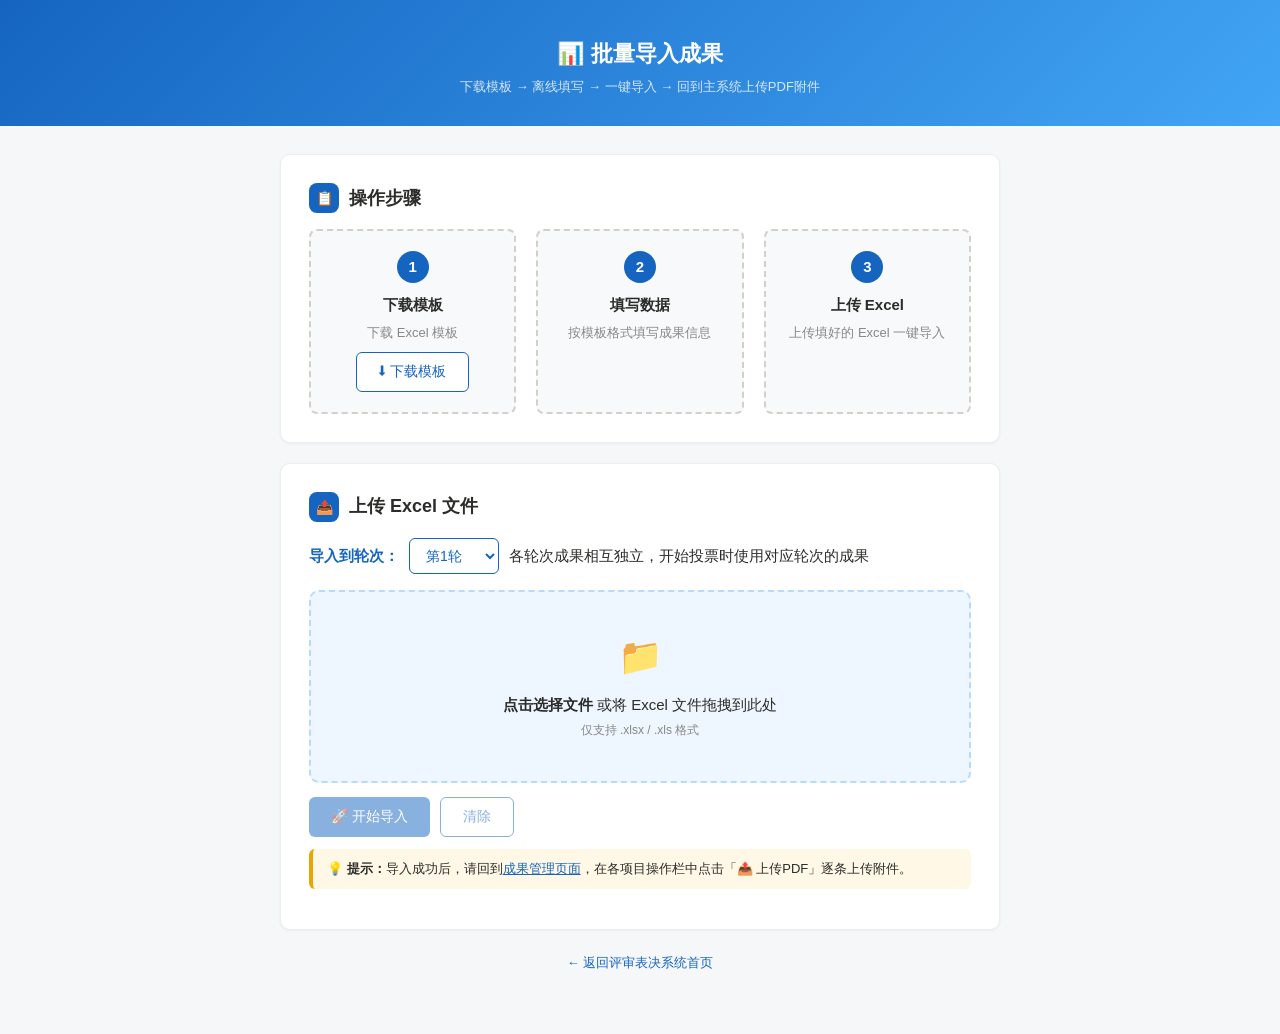
<file: import.html>
<!DOCTYPE html>
<html lang="zh-CN">
<head>
<meta charset="UTF-8">
<meta name="viewport" content="width=device-width,initial-scale=1.0">
<title>批量导入成果 - 科技奖评审表决系统</title>
<style>
  * { box-sizing: border-box; margin: 0; padding: 0; }
  body {
    font-family: -apple-system, "PingFang SC", "Microsoft YaHei", sans-serif;
    font-size: 15px; line-height: 1.6;
    color: #2c2c2a; background: #f6f7f9; min-height: 100vh;
  }
  .banner {
    background: linear-gradient(135deg, #1565c0 0%, #42a5f5 100%);
    color: #fff; padding: 36px 0 28px; text-align: center;
  }
  .banner h1 { font-size: 22px; font-weight: 600; margin-bottom: 6px; }
  .banner p  { font-size: 13px; opacity: 0.8; }
  .container { max-width: 760px; margin: 0 auto; padding: 28px 20px 60px; }
  .card {
    background: #fff; border-radius: 10px; padding: 28px;
    margin-bottom: 20px; box-shadow: 0 1px 3px rgba(0,0,0,0.05); border: 1px solid #eee;
  }
  .card h2 { font-size: 18px; font-weight: 600; margin-bottom: 16px; display: flex; align-items: center; gap: 10px; }
  .card h2 .icon {
    width: 30px; height: 30px; border-radius: 8px; background: #1565c0; color: #fff;
    display: flex; align-items: center; justify-content: center; font-size: 14px;
  }
  .step-row { display: flex; gap: 20px; flex-wrap: wrap; }
  .step-card {
    flex: 1; min-width: 180px; background: #f8f9fa;
    border-radius: 8px; padding: 20px; text-align: center; border: 2px dashed #d3d1c7;
  }
  .step-card .num {
    width: 32px; height: 32px; border-radius: 50%; background: #1565c0;
    color: #fff; font-size: 15px; font-weight: 700;
    display: flex; align-items: center; justify-content: center; margin: 0 auto 10px;
  }
  .step-card h4 { font-size: 15px; margin-bottom: 6px; }
  .step-card p  { font-size: 13px; color: #888; }
  .btn {
    display: inline-flex; align-items: center; gap: 6px;
    padding: 10px 22px; border-radius: 6px; font-size: 14px;
    font-weight: 500; cursor: pointer; border: none; text-decoration: none; transition: all 0.2s;
  }
  .btn-primary { background: #1565c0; color: #fff; }
  .btn-primary:hover { background: #0d47a1; }
  .btn-outline { background: #fff; color: #1565c0; border: 1.5px solid #1565c0; }
  .btn-outline:hover { background: #eef6ff; }
  .btn:disabled { opacity: 0.5; cursor: not-allowed; }
  .upload-zone {
    border: 2px dashed #b8daff; border-radius: 10px; padding: 36px 20px;
    text-align: center; background: #eef6ff; cursor: pointer; transition: all 0.2s;
  }
  .upload-zone:hover { border-color: #1565c0; background: #dceeff; }
  .upload-zone.active { border-color: #22c55e; background: #f0fdf4; }
  .upload-zone .icon-upload { font-size: 36px; margin-bottom: 8px; }
  .upload-zone p { margin: 4px 0; }
  .upload-zone .hint { font-size: 12px; color: #888; }
  #fileInput { display: none; }
  .file-name {
    display: inline-block; padding: 6px 14px; background: #eef6ff;
    border-radius: 6px; font-size: 13px; margin-top: 8px;
  }
  .result-table {
    width: 100%; border-collapse: collapse; margin-top: 12px; font-size: 14px;
  }
  .result-table th, .result-table td { border: 1px solid #dee2e6; padding: 8px 12px; text-align: left; }
  .result-table th { background: #f8f9fa; }
  .result-table tr:nth-child(even) { background: #fafbfc; }
  .summary { display: flex; gap: 16px; margin: 12px 0; flex-wrap: wrap; }
  .summary-item {
    padding: 12px 20px; border-radius: 8px; text-align: center; min-width: 100px; font-weight: 600;
  }
  .summary-item.success { background: #f0fdf4; color: #16a34a; }
  .summary-item.fail    { background: #fef0f0; color: #dc3545; }
  .summary-item.total   { background: #eef6ff; color: #1565c0; }
  .summary-item .num    { font-size: 28px; display: block; }
  .hidden { display: none; }
  .tip {
    background: #fff8e6; border-left: 4px solid #e6a700;
    border-radius: 6px; padding: 10px 14px; margin: 12px 0; font-size: 13px;
  }
  .back-link { text-align: center; margin-top: 8px; }
  .back-link a { color: #1565c0; text-decoration: none; font-size: 13px; }
  .back-link a:hover { text-decoration: underline; }
  .progress-bar-wrap { background: #e0e0e0; border-radius: 6px; height: 8px; margin: 8px 0; overflow: hidden; }
  .progress-bar-inner { height: 100%; background: #1565c0; border-radius: 6px; transition: width 0.3s; width: 0; }
</style>
</head>
<body>

<div class="banner">
  <h1>📊 批量导入成果</h1>
  <p>下载模板 → 离线填写 → 一键导入 → 回到主系统上传PDF附件</p>
</div>

<div class="container">
  <div class="card">
    <h2><span class="icon">📋</span> 操作步骤</h2>
    <div class="step-row">
      <div class="step-card">
        <div class="num">1</div><h4>下载模板</h4>
        <p>下载 Excel 模板</p>
        <button class="btn btn-outline" onclick="downloadTemplate()" style="margin-top:8px;">⬇ 下载模板</button>
      </div>
      <div class="step-card">
        <div class="num">2</div><h4>填写数据</h4>
        <p>按模板格式填写成果信息</p>
      </div>
      <div class="step-card">
        <div class="num">3</div><h4>上传 Excel</h4>
        <p>上传填好的 Excel 一键导入</p>
      </div>
    </div>
  </div>

  <div class="card" id="uploadCard">
    <h2><span class="icon">📤</span> 上传 Excel 文件</h2>
    <div style="margin-bottom:16px; display:flex; align-items:center; gap:10px;">
      <label for="roundSel" style="font-weight:600; color:#1565c0;">导入到轮次：</label>
      <select id="roundSel" class="btn btn-outline" style="padding:8px 12px; font-size:14px;">
        <option value="1" selected>第1轮</option>
        <option value="2">第2轮</option>
        <option value="3">第3轮</option>
        <option value="4">第4轮</option>
        <option value="5">第5轮</option>
        <option value="6">第6轮</option>
        <option value="7">第7轮</option>
        <option value="8">第8轮</option>
        <option value="9">第9轮</option>
        <option value="10">第10轮</option>
      </select>
      <span class="hint">各轮次成果相互独立，开始投票时使用对应轮次的成果</span>
    </div>
    <div class="upload-zone" id="dropZone" onclick="document.getElementById('fileInput').click()">
      <div class="icon-upload">📁</div>
      <p><strong>点击选择文件</strong> 或将 Excel 文件拖拽到此处</p>
      <p class="hint">仅支持 .xlsx / .xls 格式</p>
      <div id="fileNameDisplay" class="file-name hidden"></div>
    </div>
    <input type="file" id="fileInput" accept=".xlsx,.xls" onchange="handleFileSelect(event)">
    <div style="margin-top:14px; display:flex; gap:10px;">
      <button class="btn btn-primary" id="importBtn" disabled onclick="startImport()">🚀 开始导入</button>
      <button class="btn btn-outline" id="clearBtn" disabled onclick="clearFile()">清除</button>
    </div>
    <div class="tip">
      <strong>💡 提示：</strong>导入成功后，请回到<a href="/" style="color:#1565c0;">成果管理页面</a>，在各项目操作栏中点击「📤 上传PDF」逐条上传附件。
    </div>
  </div>

  <div class="card hidden" id="resultCard">
    <h2><span class="icon">📊</span> 导入结果</h2>
    <div id="progressArea" class="hidden">
      <p>正在导入...</p>
      <div class="progress-bar-wrap"><div class="progress-bar-inner" id="progressBar"></div></div>
    </div>
    <div class="summary hidden" id="summaryArea">
      <div class="summary-item total"><span class="num" id="totalNum">0</span>总计</div>
      <div class="summary-item success"><span class="num" id="successNum">0</span>成功</div>
      <div class="summary-item fail"><span class="num" id="failNum">0</span>失败</div>
      <div class="summary-item" style="background:#fff8e6;color:#e6a700;"><span class="num" id="skippedNum">0</span>重复已跳过</div>
    </div>
    <div id="errorArea" class="hidden">
      <h4 style="margin:12px 0 6px; color:#dc3545;">错误详情</h4>
      <table class="result-table">
        <thead><tr><th style="width:60px">行号</th><th>错误信息</th></tr></thead>
        <tbody id="errorTbody"></tbody>
      </table>
    </div>
    <button class="btn btn-outline" onclick="resetImport()" style="margin-top:14px;">📤 继续导入</button>
  </div>

  <div class="back-link"><a href="/">← 返回评审表决系统首页</a></div>
</div>

<script>
  var SELECTED_FILE = null;
  var API_BASE = window._$base_url || 'http://localhost:7003';

  // 从 URL 参数读取轮次（管理端跳转带 ?round=N），自动选中
  (function initRound() {
    var m = location.search.match(/[?&]round=(\d+)/);
    if (m) {
      var sel = document.getElementById('roundSel');
      if (sel) sel.value = m[1];
    }
  })();

  function downloadTemplate() {
    var a = document.createElement('a');
    a.href = API_BASE + '/achievement/template';
    a.download = '成果导入模板.xlsx';
    document.body.appendChild(a); a.click(); document.body.removeChild(a);
  }

  var dropZone = document.getElementById('dropZone');
  dropZone.addEventListener('dragover', function(e) { e.preventDefault(); dropZone.classList.add('active'); });
  dropZone.addEventListener('dragleave', function() { dropZone.classList.remove('active'); });
  dropZone.addEventListener('drop', function(e) {
    e.preventDefault(); dropZone.classList.remove('active');
    if (e.dataTransfer.files.length > 0) setFile(e.dataTransfer.files[0]);
  });

  function handleFileSelect(e) { if (e.target.files.length > 0) setFile(e.target.files[0]); }

  function setFile(file) {
    var ext = file.name.split('.').pop().toLowerCase();
    if (ext !== 'xlsx' && ext !== 'xls') { alert('仅支持 .xlsx 或 .xls 格式！'); return; }
    SELECTED_FILE = file;
    var d = document.getElementById('fileNameDisplay');
    d.textContent = '已选择: ' + file.name + ' (' + formatSize(file.size) + ')';
    d.classList.remove('hidden');
    document.getElementById('importBtn').disabled = false;
    document.getElementById('clearBtn').disabled = false;
  }

  function clearFile() {
    SELECTED_FILE = null;
    document.getElementById('fileInput').value = '';
    document.getElementById('fileNameDisplay').classList.add('hidden');
    document.getElementById('importBtn').disabled = true;
    document.getElementById('clearBtn').disabled = true;
  }

  function startImport() {
    if (!SELECTED_FILE) return;
    document.getElementById('progressArea').classList.remove('hidden');
    document.getElementById('summaryArea').classList.add('hidden');
    document.getElementById('errorArea').classList.add('hidden');
    document.getElementById('resultCard').classList.remove('hidden');
    document.getElementById('importBtn').disabled = true;
    document.getElementById('progressBar').style.width = '30%';

    var roundSel = document.getElementById('roundSel');
    var roundNum = roundSel ? Number(roundSel.value) : 1;
    var fd = new FormData(); fd.append('file', SELECTED_FILE); fd.append('roundNum', roundNum);
    var xhr = new XMLHttpRequest();
    xhr.open('POST', API_BASE + '/achievement/import?roundNum=' + roundNum, true);
    xhr.upload.onprogress = function(e) {
      if (e.lengthComputable) document.getElementById('progressBar').style.width = (30+(e.loaded/e.total)*40)+'%';
    };
    xhr.onload = function() {
      document.getElementById('progressBar').style.width = '100%';
      setTimeout(function() {
        document.getElementById('progressArea').classList.add('hidden');
        try { showResult(JSON.parse(xhr.responseText).data || {}); } catch(e) { alert('解析结果失败'); }
      }, 400);
    };
    xhr.onerror = function() {
      alert('导入请求失败，请检查后端服务是否正常运行');
      document.getElementById('progressArea').classList.add('hidden');
      document.getElementById('importBtn').disabled = false;
    };
    xhr.send(fd);
  }

  function showResult(data) {
    var total = data.total || 0, success = data.success || 0, fail = data.fail || 0, skipped = data.skipped || 0;
    document.getElementById('totalNum').textContent = total;
    document.getElementById('successNum').textContent = success;
    document.getElementById('failNum').textContent = fail;
    document.getElementById('skippedNum').textContent = skipped;
    document.getElementById('summaryArea').classList.remove('hidden');
    var hasErrors = false;
    var tb = document.getElementById('errorTbody'); tb.innerHTML = '';
    if (fail > 0 && data.errors && data.errors.length > 0) {
      data.errors.forEach(function(e) {
        var tr = document.createElement('tr');
        tr.innerHTML = '<td>' + e.row + '</td><td style="color:#dc3545;">' + e.message + '</td>';
        tb.appendChild(tr);
      });
      hasErrors = true;
    }
    if (skipped > 0 && data.skippedErrors && data.skippedErrors.length > 0) {
      data.skippedErrors.forEach(function(e) {
        var tr = document.createElement('tr');
        tr.innerHTML = '<td>' + e.row + '</td><td style="color:#e6a700;">' + e.message + '</td>';
        tb.appendChild(tr);
      });
      hasErrors = true;
    }
    if (hasErrors) {
      document.getElementById('errorArea').classList.remove('hidden');
    }
    document.getElementById('importBtn').disabled = false;
  }

  function resetImport() { clearFile(); document.getElementById('resultCard').classList.add('hidden'); }

  function formatSize(bytes) {
    if (bytes < 1024) return bytes + ' B';
    if (bytes < 1024*1024) return (bytes/1024).toFixed(1) + ' KB';
    return (bytes/(1024*1024)).toFixed(2) + ' MB';
  }
</script>
</body>
</html>
</file>
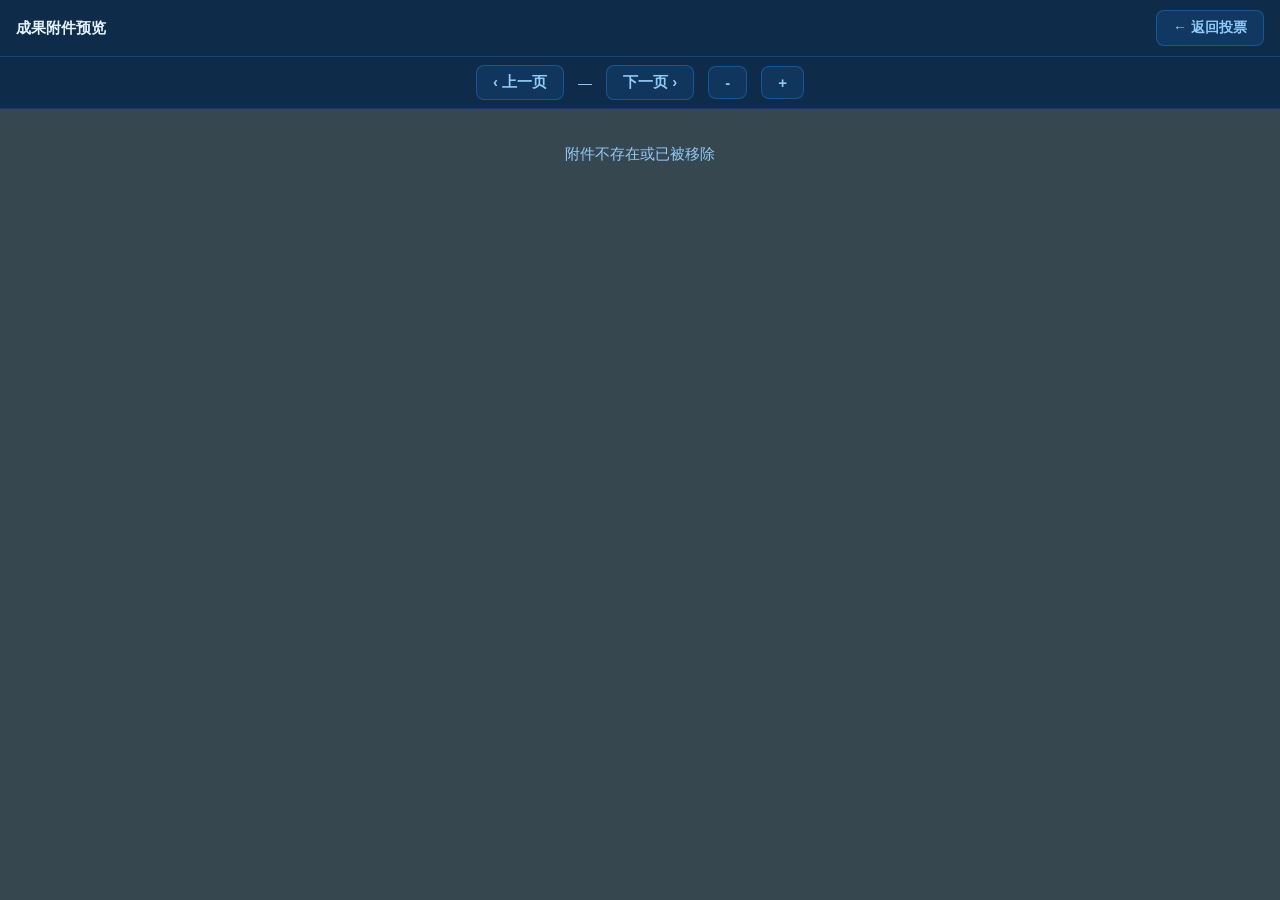
<file: pdf-view.html>
<!DOCTYPE html>
<html lang="zh-CN">
<head>
<meta charset="UTF-8">
<meta name="viewport" content="width=device-width, initial-scale=1.0, maximum-scale=1.0, user-scalable=no">
<title>成果附件预览</title>
<style>
*, *::before, *::after { box-sizing: border-box; margin: 0; padding: 0; }
html, body { height: 100%; }
body {
  font-family: -apple-system, "PingFang SC", "HarmonyOS Sans", "Microsoft YaHei", sans-serif;
  background: #0d2137;
  color: #e3f2fd;
  display: flex; flex-direction: column;
  overflow: hidden;
}
.preview-top {
  display: flex; align-items: center; justify-content: space-between;
  padding: 10px 16px;
  background: #0f2b4a;
  border-bottom: 1px solid rgba(30,136,229,0.3);
}
.preview-top .title { margin-right: 12px; }
.preview-top .title {
  flex: 1; min-width: 0;
  font-size: 15px; font-weight: 600;
  overflow: hidden; text-overflow: ellipsis; white-space: nowrap;
}
.back-btn {
  flex-shrink: 0;
  padding: 8px 16px;
  border: 1px solid rgba(30,136,229,0.4);
  border-radius: 8px;
  background: rgba(30,136,229,0.15);
  color: #90caf9;
  font-size: 14px; font-weight: 600;
  cursor: pointer;
  -webkit-tap-highlight-color: transparent;
}
.back-btn:active { background: rgba(30,136,229,0.3); }

/* 工具栏 */
.pdf-toolbar {
  display: flex; align-items: center; justify-content: center;
  padding: 8px 16px;
  background: #0f2b4a;
  border-bottom: 1px solid rgba(30,136,229,0.2);
}
.pdf-toolbar > * { margin: 0 7px; }
.tool-btn {
  padding: 7px 16px;
  border: 1px solid rgba(30,136,229,0.4);
  border-radius: 8px;
  background: rgba(30,136,229,0.12);
  color: #90caf9;
  font-size: 15px; font-weight: 600;
  cursor: pointer;
  -webkit-tap-highlight-color: transparent;
}
.tool-btn:disabled { opacity: 0.3; cursor: default; }
.tool-btn:active:not(:disabled) { background: rgba(30,136,229,0.3); }
.page-info { font-size: 14px; color: #90caf9; white-space: nowrap; }

/* 渲染区 */
.pdf-stage {
  flex: 1; overflow: auto;
  -webkit-overflow-scrolling: touch;
  display: flex; align-items: flex-start; justify-content: center;
  background: #37474f;
  padding: 12px;
}
.canvas-wrap { background: #fff; box-shadow: 0 2px 12px rgba(0,0,0,0.4); }
canvas { display: block; }

.msg {
  flex: 1; display: flex; align-items: center; justify-content: center;
  color: #90caf9; font-size: 15px; text-align: center; padding: 24px;
}
.hidden { display: none !important; }
</style>
</head>
<body>

<div class="preview-top">
  <div class="title" id="pvTitle">成果附件预览</div>
  <button class="back-btn" onclick="goBack()">← 返回投票</button>
</div>

<div class="pdf-toolbar">
  <button class="tool-btn" id="btnPrev" onclick="prevPage()">‹ 上一页</button>
  <span class="page-info" id="pageInfo">—</span>
  <button class="tool-btn" id="btnNext" onclick="nextPage()">下一页 ›</button>
  <button class="tool-btn" id="btnZoomOut" onclick="zoom(-0.15)">-</button>
  <button class="tool-btn" id="btnZoomIn" onclick="zoom(0.15)">+</button>
</div>

<div class="pdf-stage" id="pdfStage">
  <div class="msg" id="pdfMsg">正在加载附件，请稍候…</div>
</div>

<script src="/assets/pdfjs/pdf.min.js"></script>
<script>
(function() {
  // 兼容旧内核：手动解析查询参数（不依赖URLSearchParams）
  var params = (function() {
    var out = {};
    var q = location.search.replace(/^\?/, '');
    if (q) {
      var parts = q.split('&');
      for (var i = 0; i < parts.length; i++) {
        var kv = parts[i].split('=');
        if (kv[0]) {
          try { out[decodeURIComponent(kv[0])] = decodeURIComponent(kv[1] || ''); }
          catch (e2) { out[kv[0]] = kv[1] || ''; }
        }
      }
    }
    return { get: function(k) { return out.hasOwnProperty(k) ? out[k] : null; } };
  })();
  var file = params.get('file') || '';
  var name = params.get('name') || '';
  if (name) document.getElementById('pvTitle').textContent = name;

  var msg = document.getElementById('pdfMsg');
  var stage = document.getElementById('pdfStage');

  if (!file) { msg.textContent = '附件不存在或已被移除'; return; }

  // PDF.js 渲染（Canvas 绘制，兼容所有浏览器，不依赖浏览器内置PDF查看器）
  pdfjsLib.GlobalWorkerOptions.workerSrc = '/assets/pdfjs/pdf.worker.min.js';

  var pdfDoc = null;
  var pageNum = 1;
  var scale = 1.0;

  var canvas = document.createElement('canvas');
  canvas.className = 'canvas-wrap';
  var wrap = document.createElement('div');
  wrap.className = 'canvas-wrap';
  wrap.appendChild(canvas);
  var ctx = canvas.getContext('2d');

  function renderPage() {
    if (!pdfDoc) return;
    pdfDoc.getPage(pageNum).then(function(page) {
      var viewport = page.getViewport({ scale: scale });
      var dpr = window.devicePixelRatio || 1;
      canvas.width = Math.floor(viewport.width * dpr);
      canvas.height = Math.floor(viewport.height * dpr);
      canvas.style.width = viewport.width + 'px';
      canvas.style.height = viewport.height + 'px';
      ctx.setTransform(dpr, 0, 0, dpr, 0, 0);
      page.render({ canvasContext: ctx, viewport: viewport }).promise.then(function() {
        document.getElementById('pageInfo').textContent = pageNum + ' / ' + pdfDoc.numPages;
        document.getElementById('btnPrev').disabled = pageNum <= 1;
        document.getElementById('btnNext').disabled = pageNum >= pdfDoc.numPages;
        stage.scrollTop = 0;
      });
    });
  }

  function prevPage() { if (pageNum > 1) { pageNum--; renderPage(); } }
  function nextPage() { if (pageNum < pdfDoc.numPages) { pageNum++; renderPage(); } }
  window.prevPage = prevPage;
  window.nextPage = nextPage;
  window.zoom = function(delta) {
    scale = Math.min(3, Math.max(0.4, scale + delta));
    renderPage();
  };

  // 通过相对路径走 Node 代理到后端 /api/files/{filename}
  pdfjsLib.getDocument('/api/files/' + file).promise
    .then(function(doc) {
      pdfDoc = doc;
      msg.classList.add('hidden');
      stage.appendChild(wrap);
      renderPage();
    })
    .catch(function(err) {
      msg.textContent = '附件加载失败：' + (err && err.message ? err.message : '请重试');
    });
})();

function goBack() {
  if (window.history.length > 1) { history.back(); }
  else { window.close(); }
}
</script>
</body>
</html>
</file>
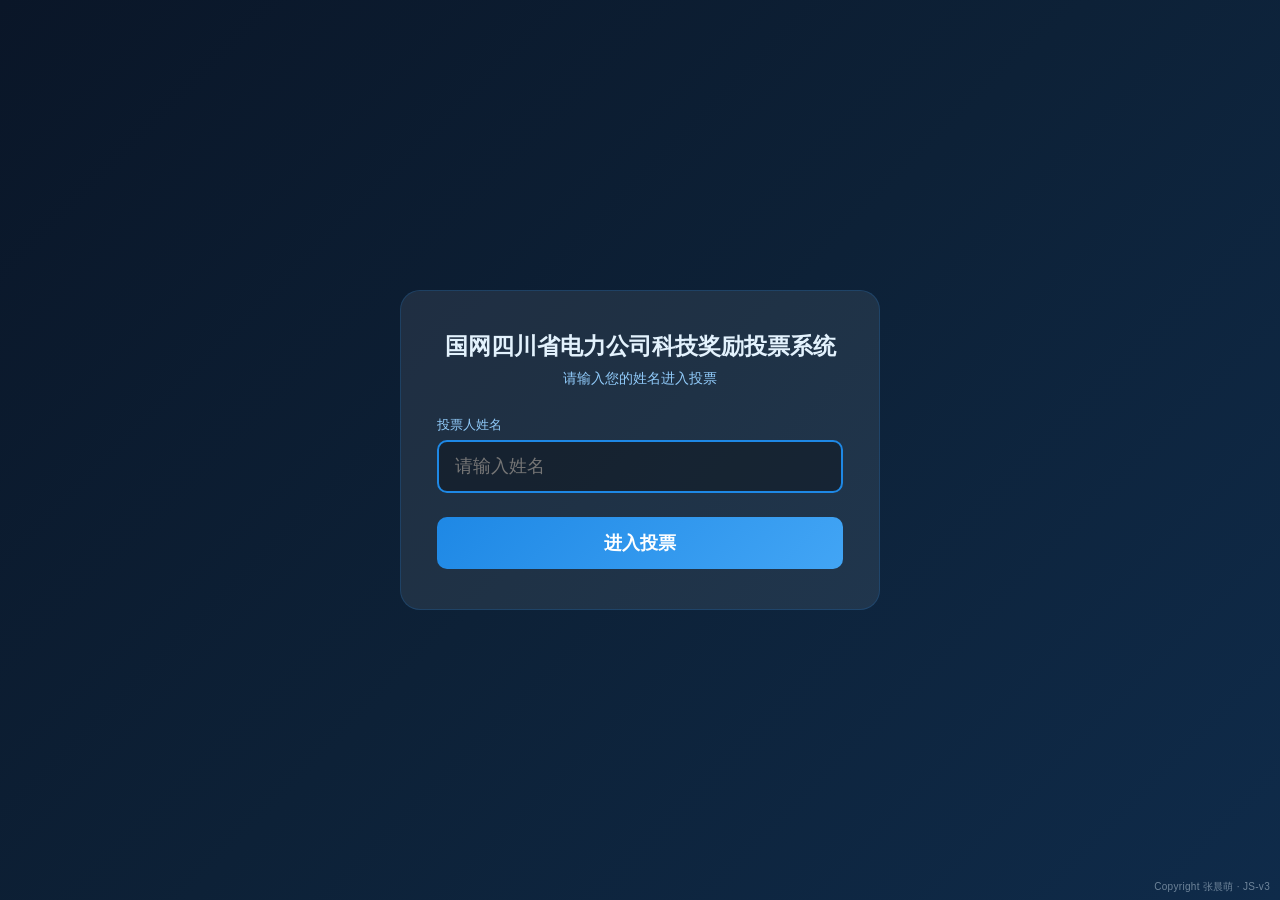
<file: tablet-vote.html>
<!DOCTYPE html>
<html lang="zh-CN">
<head>
<meta charset="UTF-8">
<meta name="viewport" content="width=device-width, initial-scale=1.0, maximum-scale=1.0, user-scalable=no">
<meta name="apple-mobile-web-app-capable" content="yes">
<meta name="mobile-web-app-capable" content="yes">
<title>国网四川省电力公司科技奖励投票系统 - 平板端</title>
<link rel="manifest" href="manifest.json">
<style>
*, *::before, *::after { box-sizing: border-box; margin: 0; padding: 0; }

body {
  font-family: -apple-system, "PingFang SC", "HarmonyOS Sans", "Microsoft YaHei", sans-serif;
  background: linear-gradient(135deg, #0a1628 0%, #0d2137 50%, #0f2b4a 100%);
  color: #e3f2fd;
  min-height: 100vh;
  min-height: 100dvh;
  overflow: hidden;
  user-select: none;
  -webkit-user-select: none;
  touch-action: manipulation;
}

/* ===== 顶部栏 ===== */
.top-bar {
  flex-shrink: 0;
  display: flex; align-items: center; justify-content: space-between;
  padding: 12px 24px;
  border-bottom: 1px solid rgba(30,136,229,0.3);
}
.top-bar h1 { font-size: 18px; font-weight: 600; letter-spacing: 0.5px; white-space: nowrap; text-shadow: 0 0 12px rgba(30,136,229,0.3); }
.top-bar .badge {
  background: rgba(30,136,229,0.2); border: 1px solid rgba(30,136,229,0.4);
  border-radius: 6px; padding: 4px 12px; font-size: 13px; color: #90caf9;
}

/* ===== 分组页签 ===== */
.tab-bar {
  flex-shrink: 0;
  display: flex; padding: 12px 24px 8px;
  overflow-x: auto; -webkit-overflow-scrolling: touch;
  scrollbar-width: none;
}
.tab-bar::-webkit-scrollbar { display: none; }
.tab-btn {
  flex-shrink: 0;
  margin-right: 10px;
  padding: 10px 20px;
  border: 1px solid rgba(30,136,229,0.3);
  border-radius: 10px;
  background: rgba(30,136,229,0.08);
  color: #90caf9;
  font-size: 15px; font-weight: 600;
  cursor: pointer; transition: all 0.2s;
  -webkit-tap-highlight-color: transparent;
}
.tab-btn .cnt { font-size: 12px; opacity: 0.75; margin-left: 4px; }
.tab-btn.active {
  background: linear-gradient(135deg, #1e88e5, #42a5f5);
  color: #fff; border-color: transparent;
  box-shadow: 0 4px 16px rgba(30,136,229,0.35);
}

/* ===== 主体列表 ===== */
.main-content {
  flex: 1 1 0;
  min-height: 0;              /* 关键：允许flex子项收缩，overflow滚动才会生效 */
  overflow-y: auto;
  -webkit-overflow-scrolling: touch;
  padding: 6px 24px 16px;
}
.group-title {
  font-size: 16px; font-weight: 600; color: #90caf9;
  margin: 8px 0 10px; letter-spacing: 0.5px;
}
.proj-list { display: flex; flex-direction: column; }
.proj-list .proj-row { margin-bottom: 10px; }
.proj-list .proj-row:last-child { margin-bottom: 0; }

.proj-row {
  display: flex; align-items: center; justify-content: space-between;
  background: rgba(255,255,255,0.06);
  border: 1px solid rgba(30,136,229,0.2);
  border-radius: 12px;
  padding: 14px 16px;
}
.proj-info { flex: 1; min-width: 0; margin-right: 14px; }
.proj-name {
  font-size: 18px; font-weight: 600; color: #e3f2fd;
  line-height: 1.4; word-break: break-all;
}
.proj-name.clickable {
  color: #82b1ff; cursor: pointer;
  text-decoration: underline; text-decoration-color: rgba(130,177,255,0.5);
  -webkit-tap-highlight-color: transparent;
}
.proj-name.clickable:active { opacity: 0.7; }
.proj-unit {
  font-size: 14px; color: #90caf9;
  margin-top: 4px; line-height: 1.5;
}
.proj-rank { font-size: 13px; color: #4dd0e1; margin-top: 4px; }

/* 投票选项按钮（同意/不同意，上下排列） */
.opt-btns {
  flex-shrink: 0;
  display: flex; flex-direction: column;
}
.opt-btns .opt-btn { margin-top: 8px; }
.opt-btns .opt-btn:first-child { margin-top: 0; }
.opt-btn {
  padding: 12px 16px;
  border: 2px solid rgba(255,255,255,0.15);
  border-radius: 10px;
  background: rgba(255,255,255,0.05);
  color: #b0bec5;
  font-size: 15px; font-weight: 600;
  cursor: pointer; white-space: nowrap;
  transition: all 0.2s;
  -webkit-tap-highlight-color: transparent;
}
.opt-btn:active { transform: scale(0.95); }
.opt-btn.selected-agree { background: rgba(76,175,80,0.25); border-color: #4caf50; color: #a5d6a7; }
.opt-btn.selected-disagree { background: rgba(244,67,54,0.25); border-color: #f44336; color: #ef9a9a; }

/* ===== 底部导航 ===== */
.nav-bar {
  flex-shrink: 0;
  display: flex; align-items: center; justify-content: center;
  padding: 14px 24px;
  border-top: 1px solid rgba(30,136,229,0.2);
}
.nav-bar > button { margin: 0 8px; }
.nav-btn {
  padding: 12px 28px;
  border: 1px solid rgba(30,136,229,0.3);
  border-radius: 10px;
  background: rgba(30,136,229,0.1);
  color: #90caf9;
  font-size: 15px; font-weight: 600;
  cursor: pointer; transition: all 0.2s;
  -webkit-tap-highlight-color: transparent;
}
.nav-btn:active { background: rgba(30,136,229,0.25); }
.nav-btn:disabled { opacity: 0.3; cursor: default; }

.submit-btn {
  padding: 12px 32px;
  border: none; border-radius: 10px;
  background: linear-gradient(135deg, #43a047, #66bb6a);
  color: #fff; font-size: 17px; font-weight: 700; letter-spacing: 1px;
  cursor: pointer; transition: all 0.2s;
  box-shadow: 0 4px 16px rgba(76,175,80,0.3);
}
.submit-btn:active { transform: scale(0.96); }
.submit-btn:disabled { opacity: 0.4; cursor: default; transform: none; }

/* ===== 初始登录区域 ===== */
.login-screen {
  display: flex; flex-direction: column; align-items: center; justify-content: center;
  min-height: 100vh; min-height: 100dvh; padding: 32px;
}
.login-card {
  background: rgba(255,255,255,0.08); border: 1px solid rgba(30,136,229,0.2);
  border-radius: 20px; padding: 40px 36px; width: 100%; max-width: 480px;
  text-align: center;
}
.login-card h2 { font-size: 23px; margin-bottom: 8px; white-space: nowrap; }
.login-card p { color: #90caf9; font-size: 14px; margin-bottom: 28px; }
.login-card label { display: block; text-align: left; font-size: 13px; color: #90caf9; margin-bottom: 6px; }
.login-card input {
  width: 100%; padding: 14px 16px; border-radius: 10px;
  border: 2px solid rgba(30,136,229,0.3); background: rgba(0,0,0,0.3);
  color: #e3f2fd; font-size: 18px; outline: none; margin-bottom: 24px;
  transition: border-color 0.2s;
}
.login-card input:focus { border-color: #1e88e5; }
.login-card button {
  width: 100%; padding: 14px; border-radius: 10px; border: none;
  background: linear-gradient(135deg, #1e88e5, #42a5f5);
  color: #fff; font-size: 18px; font-weight: 700; cursor: pointer;
  transition: all 0.2s;
}
.login-card button:active { transform: scale(0.97); }
.login-card button:disabled { opacity: 0.5; }

/* ===== 提交确认 ===== */
.modal-overlay {
  position: fixed; top: 0; right: 0; bottom: 0; left: 0;  /* inset兼容旧内核 */
  background: rgba(0,0,0,0.7);
  display: flex; align-items: center; justify-content: center; z-index: 999;
}
.modal-box {
  background: #0d2137; border: 1px solid rgba(30,136,229,0.3);
  border-radius: 16px; padding: 32px; max-width: 420px; width: 90%;
  text-align: center;
}
.modal-box h2 { font-size: 20px; margin-bottom: 12px; }
.modal-box p { color: #90caf9; font-size: 14px; margin-bottom: 24px; }
.modal-actions { display: flex; justify-content: center; }
.modal-actions button {
  padding: 10px 24px; border-radius: 8px; font-size: 15px; font-weight: 600; cursor: pointer;
  margin: 0 6px;
}
.modal-cancel { background: transparent; border: 1px solid rgba(255,255,255,0.3); color: #b0bec5; }
.modal-confirm { background: #43a047; border: none; color: #fff; }

/* ===== Toast ===== */
.toast {
  position: fixed; top: 20px; left: 50%; transform: translateX(-50%);
  padding: 12px 24px; border-radius: 8px; font-size: 14px; font-weight: 600;
  z-index: 9999; pointer-events: none; opacity: 0; transition: opacity 0.3s;
}
.toast.show { opacity: 1; }
.toast.success { background: #43a047; color: #fff; }
.toast.error { background: #e53935; color: #fff; }
.toast.info { background: #1e88e5; color: #fff; }

/* hidden */
.hidden { display: none !important; }

/* ===== 版权角标 ===== */
.copyright {
  position: fixed; right: 10px; bottom: 6px;
  font-size: 10px; letter-spacing: 0.3px;
  color: rgba(227, 242, 253, 0.45);
  pointer-events: none; z-index: 9998; user-select: none;
}
</style>
</head>
<body>

<!-- ========== 登录界面 ========== -->
<div id="loginScreen" class="login-screen">
  <div class="login-card">
    <h2>国网四川省电力公司科技奖励投票系统</h2>
    <p>请输入您的姓名进入投票</p>
    <label for="voterName">投票人姓名</label>
    <input type="text" id="voterName" placeholder="请输入姓名" autocomplete="name" maxlength="20">
    <button id="loginBtn" onclick="doLogin()">进入投票</button>
  </div>
</div>

<!-- ========== 投票主界面 ========== -->
<div id="voteScreen" class="hidden" style="height:100vh;height:100dvh;display:flex;flex-direction:column;overflow:hidden;">
  <!-- 顶部栏 -->
  <div class="top-bar">
    <h1>国网四川省电力公司科技奖励投票系统</h1>
    <div style="display:flex;align-items:center;">
      <div class="badge" id="roundBadge" style="margin-right:12px;"></div>
      <div class="badge" id="voterBadge"></div>
    </div>
  </div>

  <!-- 分组页签 -->
  <div class="tab-bar" id="tabBar"></div>

  <!-- 列表主体 -->
  <div class="main-content" id="mainContent">
    <div class="proj-list" id="projList"></div>
  </div>

  <!-- 底部导航 -->
  <div class="nav-bar">
    <button class="nav-btn" id="btnSummary" onclick="showSummary()">投票总览</button>
    <button class="submit-btn" id="btnSubmit" onclick="confirmSubmit()">提交投票</button>
  </div>
</div>

<!-- ========== 确认弹窗 ========== -->
<div class="modal-overlay hidden" id="confirmModal">
  <div class="modal-box">
    <h2>确认提交投票</h2>
    <p id="confirmMsg"></p>
    <div class="modal-actions">
      <button class="modal-cancel" onclick="hideModal()">继续投票</button>
      <button class="modal-confirm" id="confirmBtn" onclick="doSubmit()">确认提交</button>
    </div>
  </div>
</div>

<!-- ========== 摘要弹窗 ========== -->
<div class="modal-overlay hidden" id="summaryModal">
  <div class="modal-box" style="max-width:620px;max-height:76vh;overflow-y:auto;">
    <h2 style="margin-bottom:16px;">投票摘要</h2>
    <div id="summaryList" style="text-align:left;font-size:14px;line-height:2;max-height:55vh;overflow-y:auto;"></div>
    <div class="modal-actions" style="margin-top:20px;">
      <button class="modal-cancel" onclick="hideModal()">关闭</button>
    </div>
  </div>
</div>

<!-- Toast -->
<div class="toast" id="toast"></div>

<!-- 版权角标 -->
<div class="copyright">Copyright 张晨萌 · JS-v3</div>

<script>
// ==================== 全局错误兜底（旧内核诊断：错误直接显示在页面顶部） ====================
window.onerror = function(msg, src, line, col) {
  try {
    var t = document.getElementById('toast');
    if (t) {
      t.style.maxWidth = '92%';
      t.textContent = '脚本错误(' + line + '): ' + msg;
      t.className = 'toast error show';
      setTimeout(function() { t.classList.remove('show'); }, 8000);
    }
  } catch (e) {}
};

// ==================== 全局状态 ====================
var JS_VER = '20260907-v3';
var API = (function() {
  // 平板端优先使用相对路径（通过Node代理），回退到直连
  var b = window._$base_url;
  if (!b || b === 'http://localhost:7003') {
    return function(path) { return path; };
  }
  return function(path) { return b.replace(/\/+$/, '') + path; };
})();

// 页签优先级顺序（含复议/不推荐），页签按实际存在的等级动态生成
var LEVEL_TABS = ['一等奖', '二等奖', '三等奖', '不推荐', '复议'];

var state = {
  voterName: '',
  roundId: 0,
  achievements: [],
  groups: {},          // 等级 → 成果数组
  currentTab: '一等奖',
  votes: {},           // achievementId → { voteOption }
  submitted: false
};

// ==================== DOM 工具 ====================
function $(id) { return document.getElementById(id); }
function $$(sel) { return document.querySelectorAll(sel); }

function showToast(msg, type) {
  var t = $('toast');
  t.textContent = msg; t.className = 'toast ' + (type || 'info') + ' show';
  setTimeout(function() { t.classList.remove('show'); }, 2000);
}

function showModal(id) { $(id).classList.remove('hidden'); }
function hideModal() {
  var ms = document.querySelectorAll('.modal-overlay');
  for (var i = 0; i < ms.length; i++) { ms[i].classList.add('hidden'); }
}

// ==================== 登录 ====================
function doLogin() {
  var name = $('voterName').value.trim();
  if (!name) { showToast('请输入姓名', 'error'); return; }
  state.voterName = name;
  $('loginBtn').disabled = true;
  $('loginBtn').textContent = '验证中...';

  // 先检查是否已投票（允许重新登录投票：重新提交后以最新一次投票为准）
  fetch(API('/voteRound/checkVoter?voterName=' + encodeURIComponent(name)))
    .then(function(r) { return r.json(); })
    .then(function(d) {
      if (d && d.data === true) {
        state.relogin = true;
        showToast('该姓名已投过票，重新提交将以本次投票为准', 'info');
      } else {
        state.relogin = false;
      }
      // 继续加载数据
      $('loginBtn').textContent = '加载中...';
      return fetchVoteData();
    })
    .then(function() {
      $('loginScreen').classList.add('hidden');
      $('voteScreen').classList.remove('hidden');
      $('voteScreen').style.display = 'flex';
      $('voterBadge').textContent = state.voterName;
      renderTabs();
      renderList();
    })
    .catch(function(err) {
      if (err && err.message !== 'ALREADY_VOTED') {
        showToast(err.message || '加载失败', 'error');
      }
      $('loginBtn').disabled = false;
      $('loginBtn').textContent = '进入投票';
    });
}

// 回车登录
$('voterName').addEventListener('keydown', function(e) {
  if (e.key === 'Enter') doLogin();
});

// ==================== 数据加载 ====================
function fetchVoteData() {
  // 第1步：获取当前轮次
  return fetch(API('/voteRound/current'), { method: 'POST', headers: { 'Content-Type': 'application/json' } })
    .then(function(r) { return r.json(); })
    .then(function(d) {
      if (!d || d.code !== 200) throw new Error('投票未开始或无可用轮次');
      var round = d.data;
      if (!round || round.status !== 'running') throw new Error('当前没有进行中的投票，请联系管理员');
      state.roundId = round.id;
      $('roundBadge').textContent = '第' + (round.roundNum || 1) + '轮';

      // 第2步：获取本轮成果列表（含投票结果数据）
      return fetch(API('/voteResult/eachRoundSituation'), {
        method: 'POST',
        headers: { 'Content-Type': 'application/json' },
        body: JSON.stringify({ roundId: round.id, isPublished: 0 })
      });
    })
    .then(function(r) { return r.json(); })
    .then(function(d) {
      if (!d || d.code !== 200) throw new Error('获取成果列表失败');
      var list = d.data || [];
      if (!list.length) throw new Error('没有可投票的成果');
      // eachRoundSituation 返回的已包含 achievementName 等字段
      state.achievements = list.map(function(item) {
        return {
          achievementId: item.achievementId,
          achievementDetail: {
            achievementCategory: item.achievementCategory || '',
            achievementName: item.achievementName || '',
            creationUnits: item.creationUnits || '',
            completionPerson: item.completionPerson || '',
            expertLevel: item.expertLevel || '',
            fileSrc: item.fileSrc || ''
          }
        };
      });
      buildGroups();
      initDefaultVotes();
    });
}

// 按推荐等级分组
function buildGroups() {
  var groups = {};
  LEVEL_TABS.forEach(function(lvl) { groups[lvl] = []; });
  groups['其他'] = [];
  state.achievements.forEach(function(ach) {
    var lvl = (ach.achievementDetail && ach.achievementDetail.expertLevel) || '';
    if (groups[lvl] !== undefined) groups[lvl].push(ach);
    else groups['其他'].push(ach);
  });
  state.groups = groups;
}

// 当前轮次实际有项目的分组，按优先级排序（页签/默认投票/总览共用此顺序）
function getTabOrder() {
  var order = [];
  LEVEL_TABS.forEach(function(lvl) {
    if (state.groups[lvl] && state.groups[lvl].length) order.push(lvl);
  });
  if (state.groups['其他'] && state.groups['其他'].length) order.push('其他');
  return order;
}

// 初始化默认投票：第一个项目需手动选择（不预选），其余项目默认"同意"
function initDefaultVotes() {
  // 按分组顺序得到全局第一个项目
  var tabOrder = getTabOrder();
  var first = null;
  for (var i = 0; i < tabOrder.length && !first; i++) {
    var g = state.groups[tabOrder[i]] || [];
    if (g.length) first = g[0];
  }
  var firstId = first ? (first.achievementId || first.id) : null;

  state.achievements.forEach(function(ach) {
    var vid = ach.achievementId || ach.id;
    if (vid === firstId) {
      // 第一个项目：清空默认选择，要求手动选择
      delete state.votes[vid];
    } else if (!state.votes[vid] || !state.votes[vid].voteOption) {
      if (!state.votes[vid]) state.votes[vid] = {};
      state.votes[vid].voteOption = 'agree';
    }
  });
}

// ==================== 渲染 ====================
function renderTabs() {
  var html = '';
  // 只显示当前轮次实际存在的等级页签
  var tabs = getTabOrder();
  // 当前页签若在本轮不存在，自动切到第一个有项目的组
  if (tabs.indexOf(state.currentTab) === -1 && tabs.length) {
    state.currentTab = tabs[0];
  }
  tabs.forEach(function(lvl) {
    var n = state.groups[lvl] ? state.groups[lvl].length : 0;
    html += '<button class="tab-btn' + (state.currentTab === lvl ? ' active' : '') +
      '" data-tab="' + lvl + '" onclick="switchTab(\'' + lvl + '\')">' +
      (lvl === '其他' ? '其他' : '推荐' + lvl) + '<span class="cnt">(' + n + ')</span></button>';
  });
  $('tabBar').innerHTML = html;
}

function switchTab(lvl) {
  state.currentTab = lvl;
  renderTabs();
  renderList();
}

function renderList() {
  var list = state.groups[state.currentTab] || [];
  if (!list.length) {
    $('projList').innerHTML = '<div style="text-align:center;color:#90caf9;padding:40px 0;font-size:15px;">该分组暂无项目</div>';
    updateSubmitBtn();
    return;
  }
  var html = '';
  list.forEach(function(ach) {
    var vid = ach.achievementId || ach.id;
    var detail = ach.achievementDetail || ach;
    var name = detail.achievementName || ('成果 ' + vid);
    var unit = detail.creationUnits || '';
    var saved = state.votes[vid];
    var opt = (saved && saved.voteOption) ? saved.voteOption : '';
    var fileSrc = detail.fileSrc || '';
    var nameHtml = fileSrc
      ? '<div class="proj-name clickable" data-file="' + encodeURIComponent(fileSrc) + '">📄 ' + name + '</div>'
      : '<div class="proj-name">' + name + '</div>';
    var catAndRank = [];
    if (detail.achievementCategory) catAndRank.push('类别：' + detail.achievementCategory);
    if (detail.expertLevel) catAndRank.push('推荐：' + detail.expertLevel);
    var catRankHtml = catAndRank.length ? '<div class="proj-rank">' + catAndRank.join('　|　') + '</div>' : '';
    html += '<div class="proj-row">' +
      '<div class="proj-info">' +
        nameHtml +
        (unit ? '<div class="proj-unit">完成单位：' + unit + '</div>' : '') +
        catRankHtml +
      '</div>' +
      '<div class="opt-btns">' +
        '<button class="opt-btn' + (opt === 'agree' ? ' selected-agree' : '') + '" data-id="' + vid + '" data-opt="agree">✓ 同意</button>' +
        '<button class="opt-btn' + (opt === 'disagree' ? ' selected-disagree' : '') + '" data-id="' + vid + '" data-opt="disagree">✗ 不同意</button>' +
      '</div>' +
    '</div>';
  });
  $('projList').innerHTML = html;
  updateSubmitBtn();
}

// 事件委托：项目名称点击 → 预览PDF；投票按钮点击 → 互斥选择
$('projList').addEventListener('click', function(e) {
  var t = e.target;
  if (t.classList && t.classList.contains('proj-name') && t.getAttribute('data-file')) {
    var name = t.textContent.replace(/^📄\s*/, '') || '';
    window.open('/pdf-view.html?file=' + t.getAttribute('data-file') + '&name=' + encodeURIComponent(name), '_blank');
    return;
  }
  if (t.classList && t.classList.contains('opt-btn')) {
    if (state.submitted) return;
    var vid = Number(t.getAttribute('data-id'));
    var opt = t.getAttribute('data-opt');
    // 同项目内互斥：清除两个按钮的选中态，再选中当前项
    var btns = t.parentNode.querySelectorAll('.opt-btn');
    for (var i = 0; i < btns.length; i++) {
      btns[i].classList.remove('selected-agree', 'selected-disagree');
    }
    t.classList.add(opt === 'agree' ? 'selected-agree' : 'selected-disagree');
    if (!state.votes[vid]) state.votes[vid] = {};
    state.votes[vid].voteOption = opt;
    updateSubmitBtn();
  }
});

function updateSubmitBtn() {
  $('btnSubmit').disabled = state.submitted;
  $('btnSubmit').textContent = state.submitted ? '已提交 ✓' : '提交投票';
}

// ==================== 提交 ====================
function confirmSubmit() {
  try {
  if (state.submitted) return;
  var total = state.achievements.length;
  var voted = Object.keys(state.votes).filter(function(k) {
    return state.votes[k] && state.votes[k].voteOption;
  }).length;
  var msg;
  if (voted === 0) {
    msg = '您尚未对任何项目投票，全部将计为"弃权"，确认提交吗？';
  } else if (voted < total) {
    msg = '您还有 ' + (total - voted) + ' 个项目未投票，将计为"弃权"，确认提交吗？';
  } else {
    msg = '全部 ' + total + ' 个项目已投票完毕，确认提交吗？';
  }
  if (state.relogin) {
    msg += '（检测到您此前已投过票，本次提交将覆盖之前的投票记录）';
  }
  $('confirmMsg').textContent = msg;
  showModal('confirmModal');
  } catch (e) { showToast('打开确认框出错: ' + e.message, 'error'); }
}

function doSubmit() {
  hideModal();
  if (state.submitted) return;
  $('confirmBtn').disabled = true;
  $('confirmBtn').textContent = '提交中...';

  // 若该专家此前已投过票（重新登录场景），先清除旧投票记录，再提交本次投票
  var preClear = state.relogin
    ? fetch(API('/voteRound/clearVoter?roundId=' + state.roundId + '&voterName=' + encodeURIComponent(state.voterName)), { method: 'POST' })
        .then(function(r) { return r.json(); })
        .then(function(d) {
          if (d.code !== 200) throw new Error(d.msg || '清除旧记录失败');
          state.relogin = false;
        })
    : Promise.resolve();

  preClear
    .then(function() {
      var promises = [];
      // 遍历本轮全部成果：已选择（同意/不同意）的按所选发送，未选择的按"弃权"计
      state.achievements.forEach(function(ach) {
        var aid = ach.achievementId || ach.id;
        var v = state.votes[aid];
        var option = (v && v.voteOption) ? v.voteOption : 'abstain';
        promises.push(
          fetch(API('/voteRound/push'), {
            method: 'POST',
            headers: { 'Content-Type': 'application/json' },
            body: JSON.stringify({
              roundId: state.roundId,
              achievementId: Number(aid),
              voterId: state.voterName,
              voterName: state.voterName,
              voteOption: option
            })
          }).then(function(r) { return r.json(); })
            .then(function(d) {
              if (d.code !== 200) throw new Error(d.msg || '提交失败');
            })
        );
      });
      return Promise.all(promises);
    })
    .then(function() {
      state.submitted = true;
      updateSubmitBtn();
      showToast('投票提交成功！', 'success');
    })
    .catch(function(err) {
      showToast('提交失败: ' + (err.message || '请重试'), 'error');
    })
    .then(function() {
      $('confirmBtn').disabled = false;
      $('confirmBtn').textContent = '确认提交';
    });
}

// ==================== 摘要 ====================
function showSummary() {
  try {
  // 按当前轮次实际存在的等级分组顺序排列（含复议等）
  var ordered = [];
  getTabOrder().forEach(function(lvl) {
    (state.groups[lvl] || []).forEach(function(ach) { ordered.push(ach); });
  });

  var html = '';
  ordered.forEach(function(ach, i) {
    var vid = ach.achievementId || ach.id;
    var v = state.votes[vid];
    var detail = ach.achievementDetail || ach;
    var name = detail.achievementName || ('成果 ' + (i+1));
    var info = name + (detail.achievementCategory
      ? '<span style="color:#90caf9;font-size:12px;">（' + detail.achievementCategory + '）</span>'
      : '');
    var opts = { agree: '✓ 同意', disagree: '✗ 不同意' };
    var lvlTxt = (v && v.voteOption && opts[v.voteOption]) ? opts[v.voteOption] : '未投票';
    var color = (v && v.voteOption === 'agree') ? '#a5d6a7' : '#ef9a9a';
    html += '<div style="display:flex;justify-content:space-between;padding:4px 0;border-bottom:1px solid rgba(255,255,255,0.05);">' +
      '<span style="flex:1;overflow:hidden;text-overflow:ellipsis;white-space:nowrap;padding-right:12px;">' + (i+1) + '. ' + info + '</span>' +
      '<span style="color:' + color + ';white-space:nowrap;">' + lvlTxt + '</span>' +
      '</div>';
  });
  $('summaryList').innerHTML = html || '<p>暂无数据</p>';
  showModal('summaryModal');
  } catch (e) { showToast('打开总览出错: ' + e.message, 'error'); }
}

// 自动聚焦
setTimeout(function() { $('voterName').focus(); }, 300);
</script>
</body>
</html>
</file>
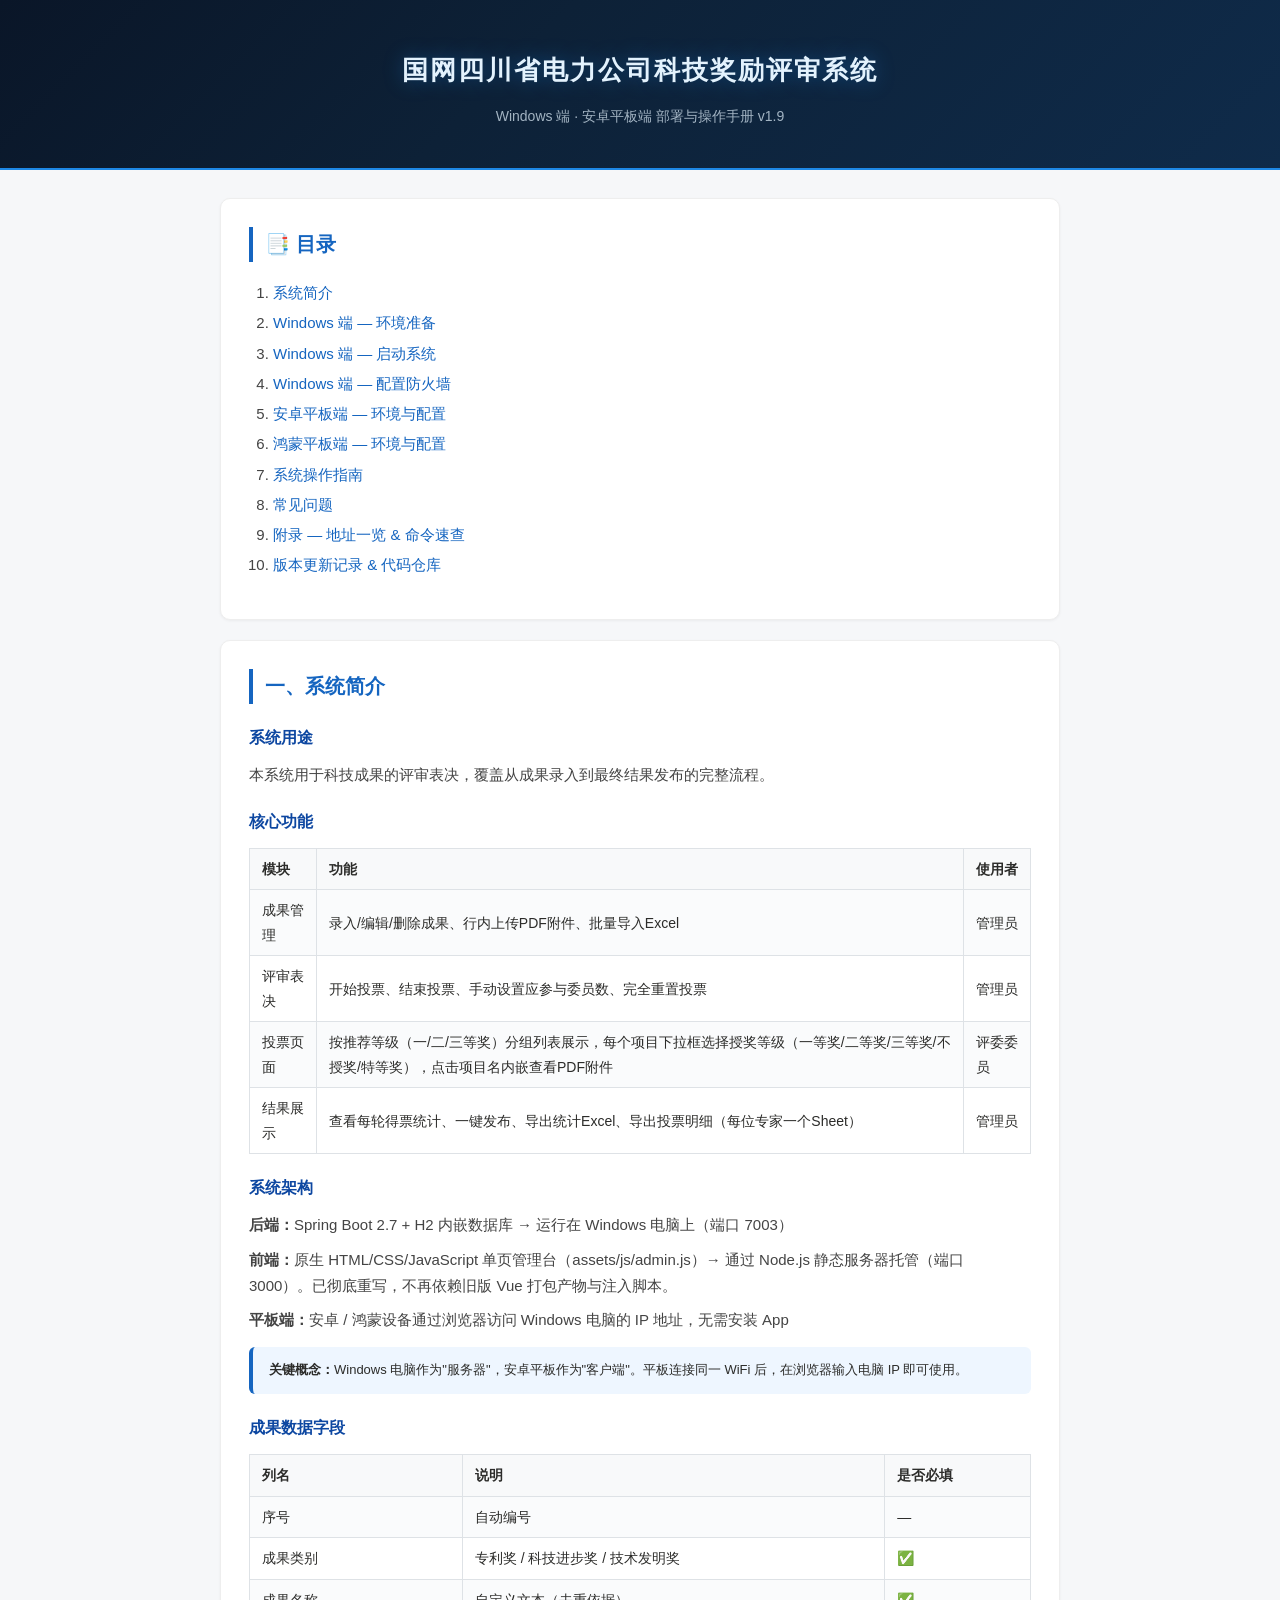
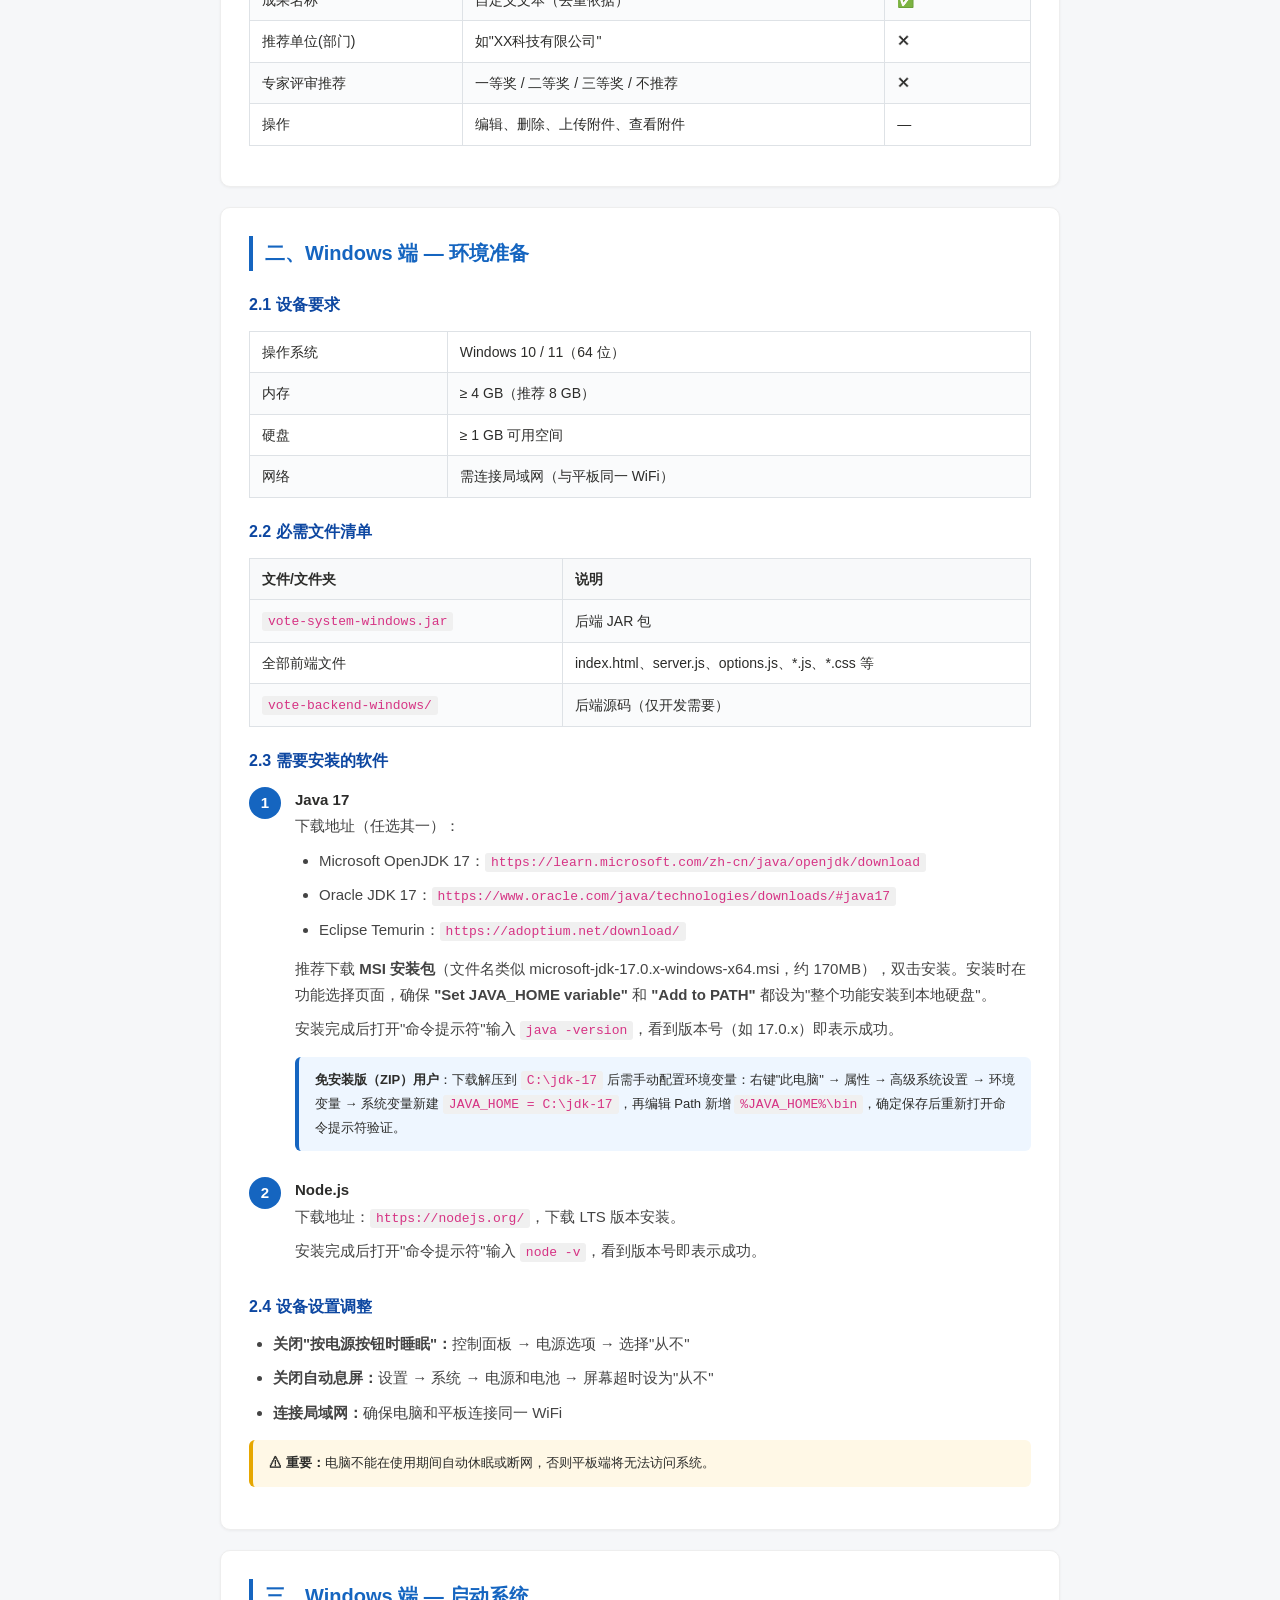
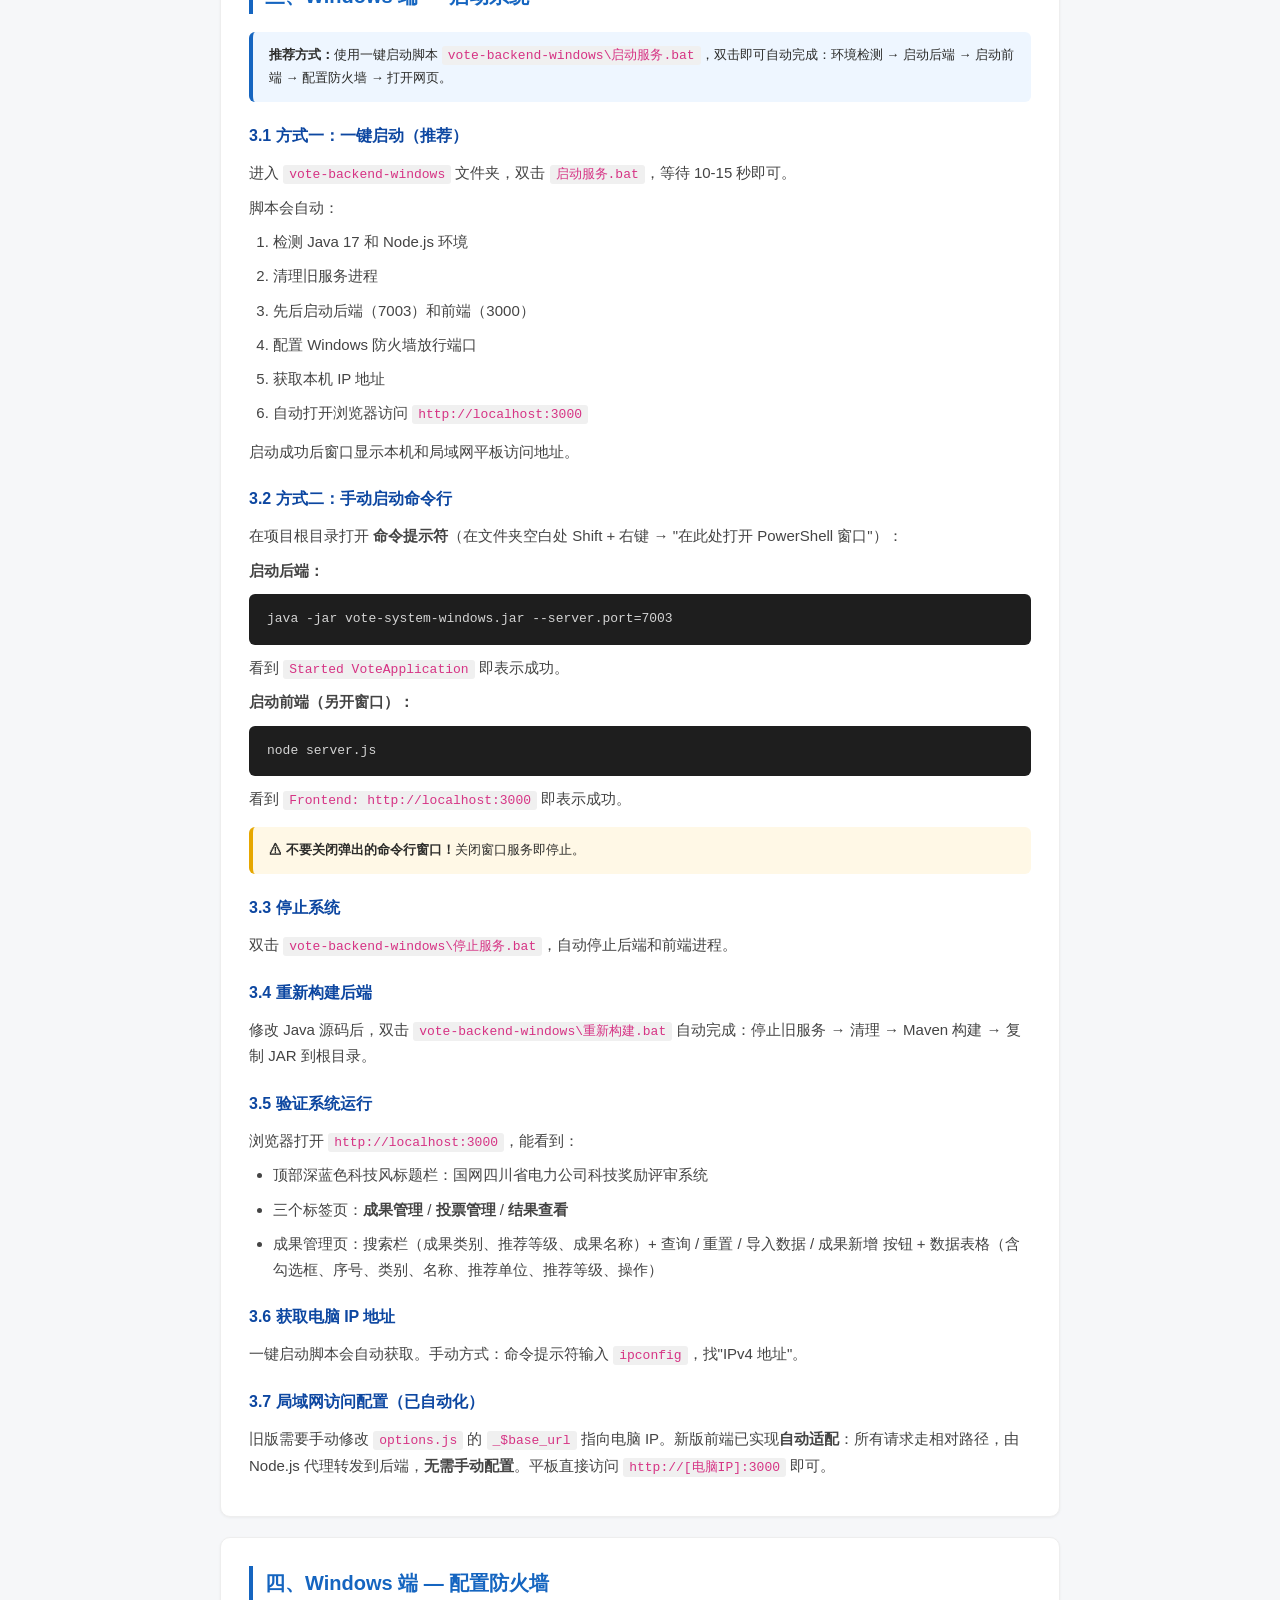
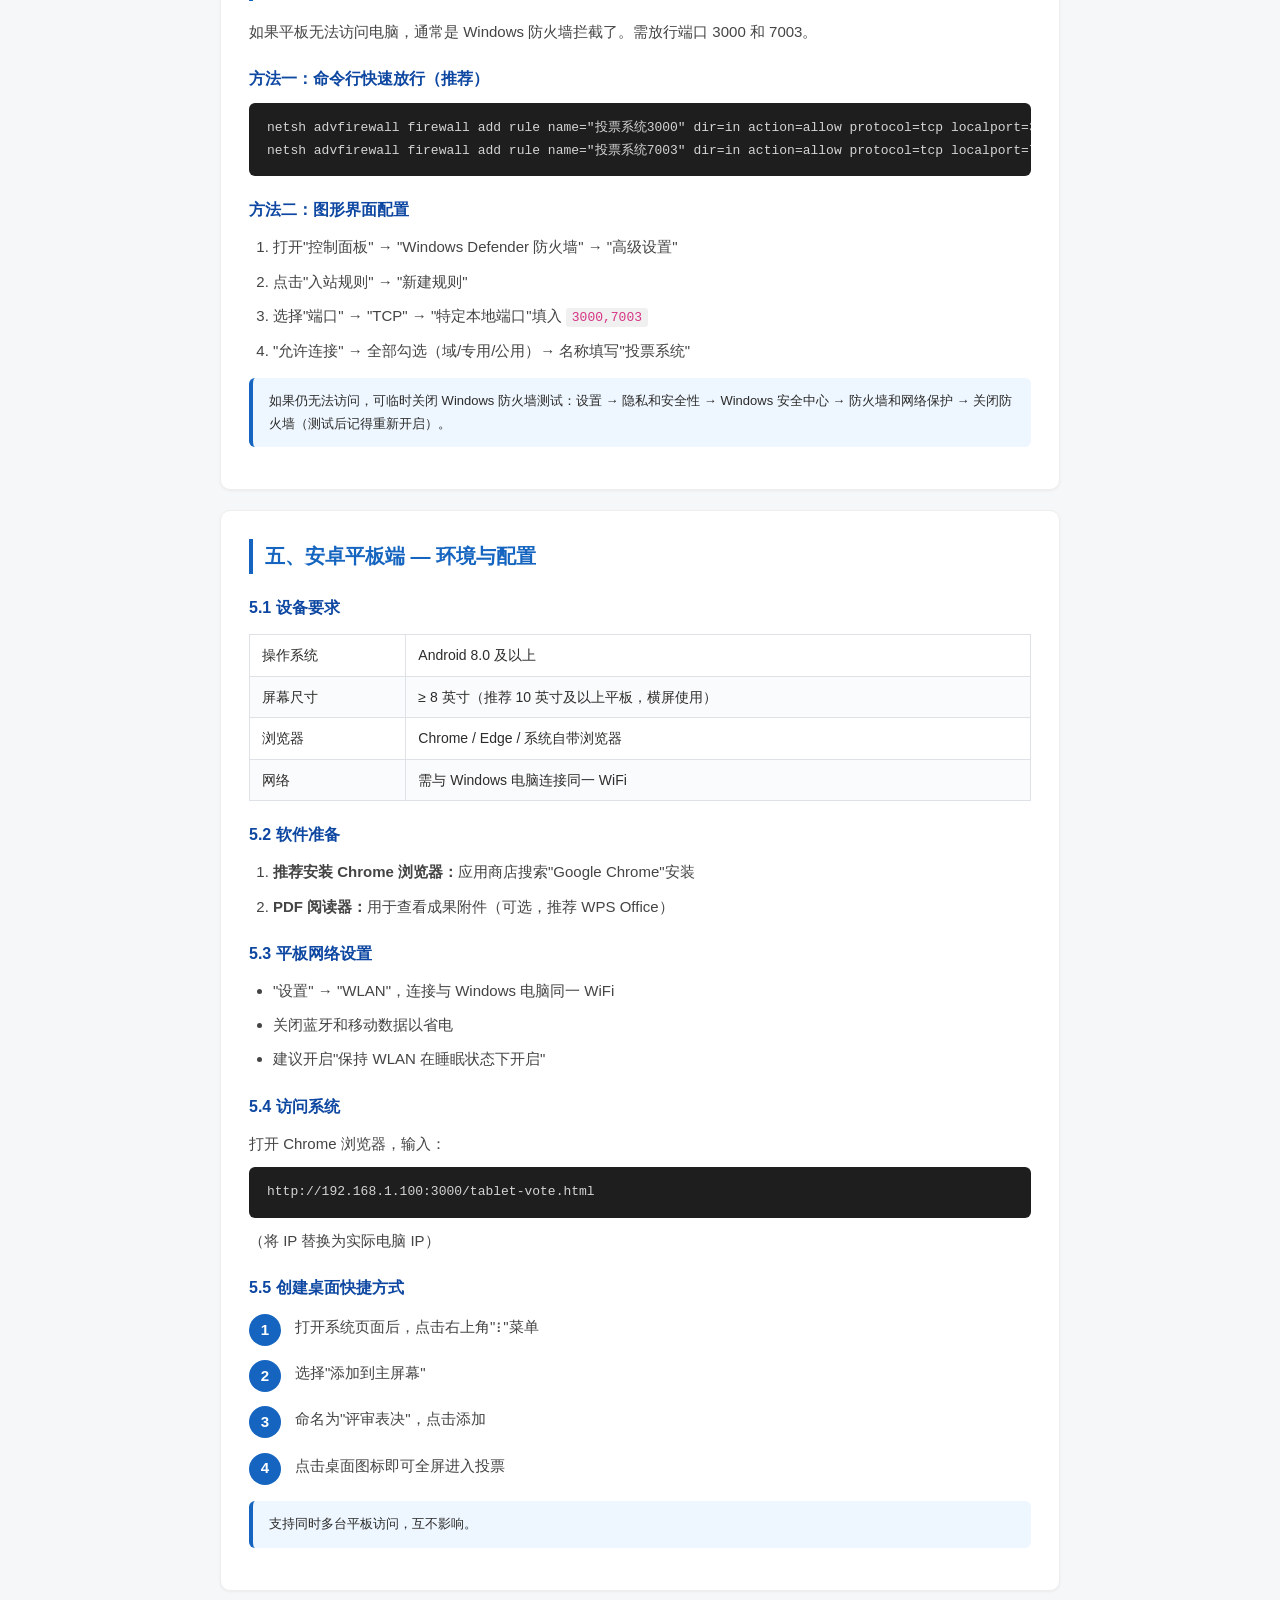
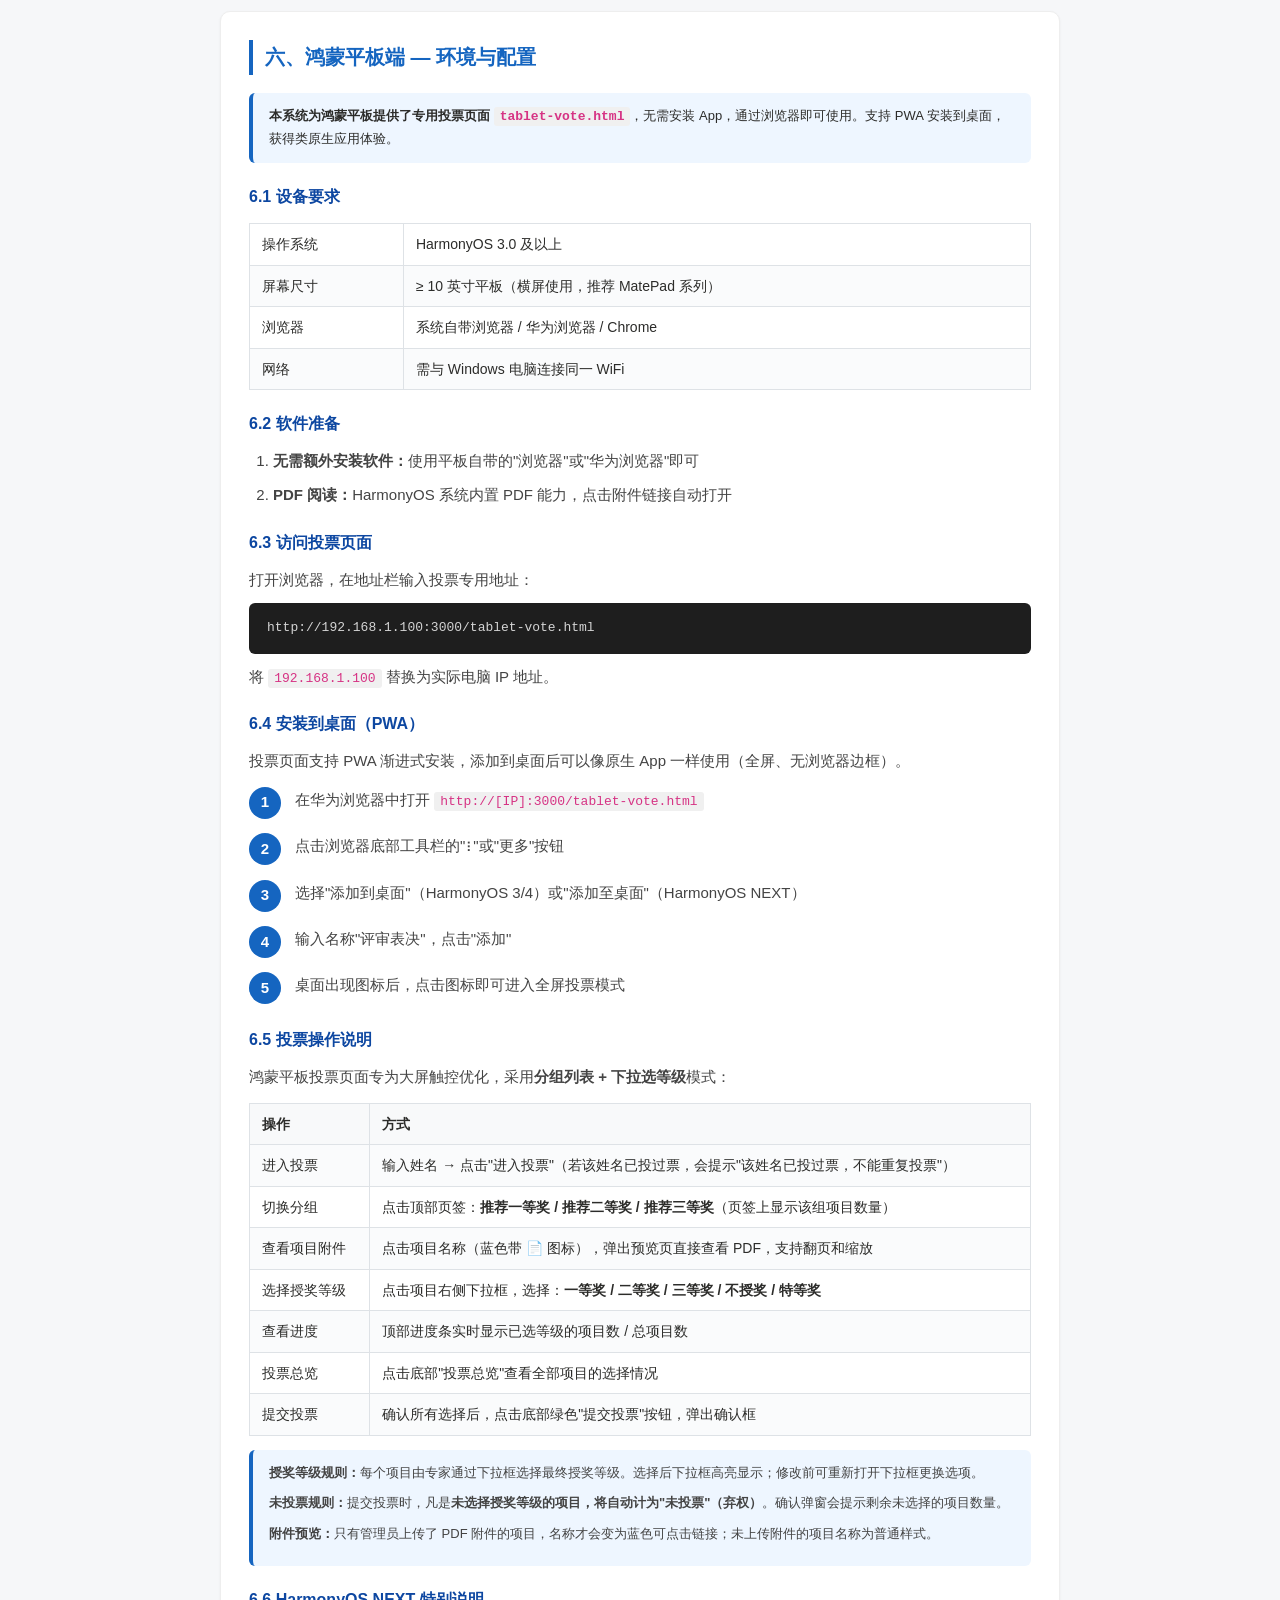
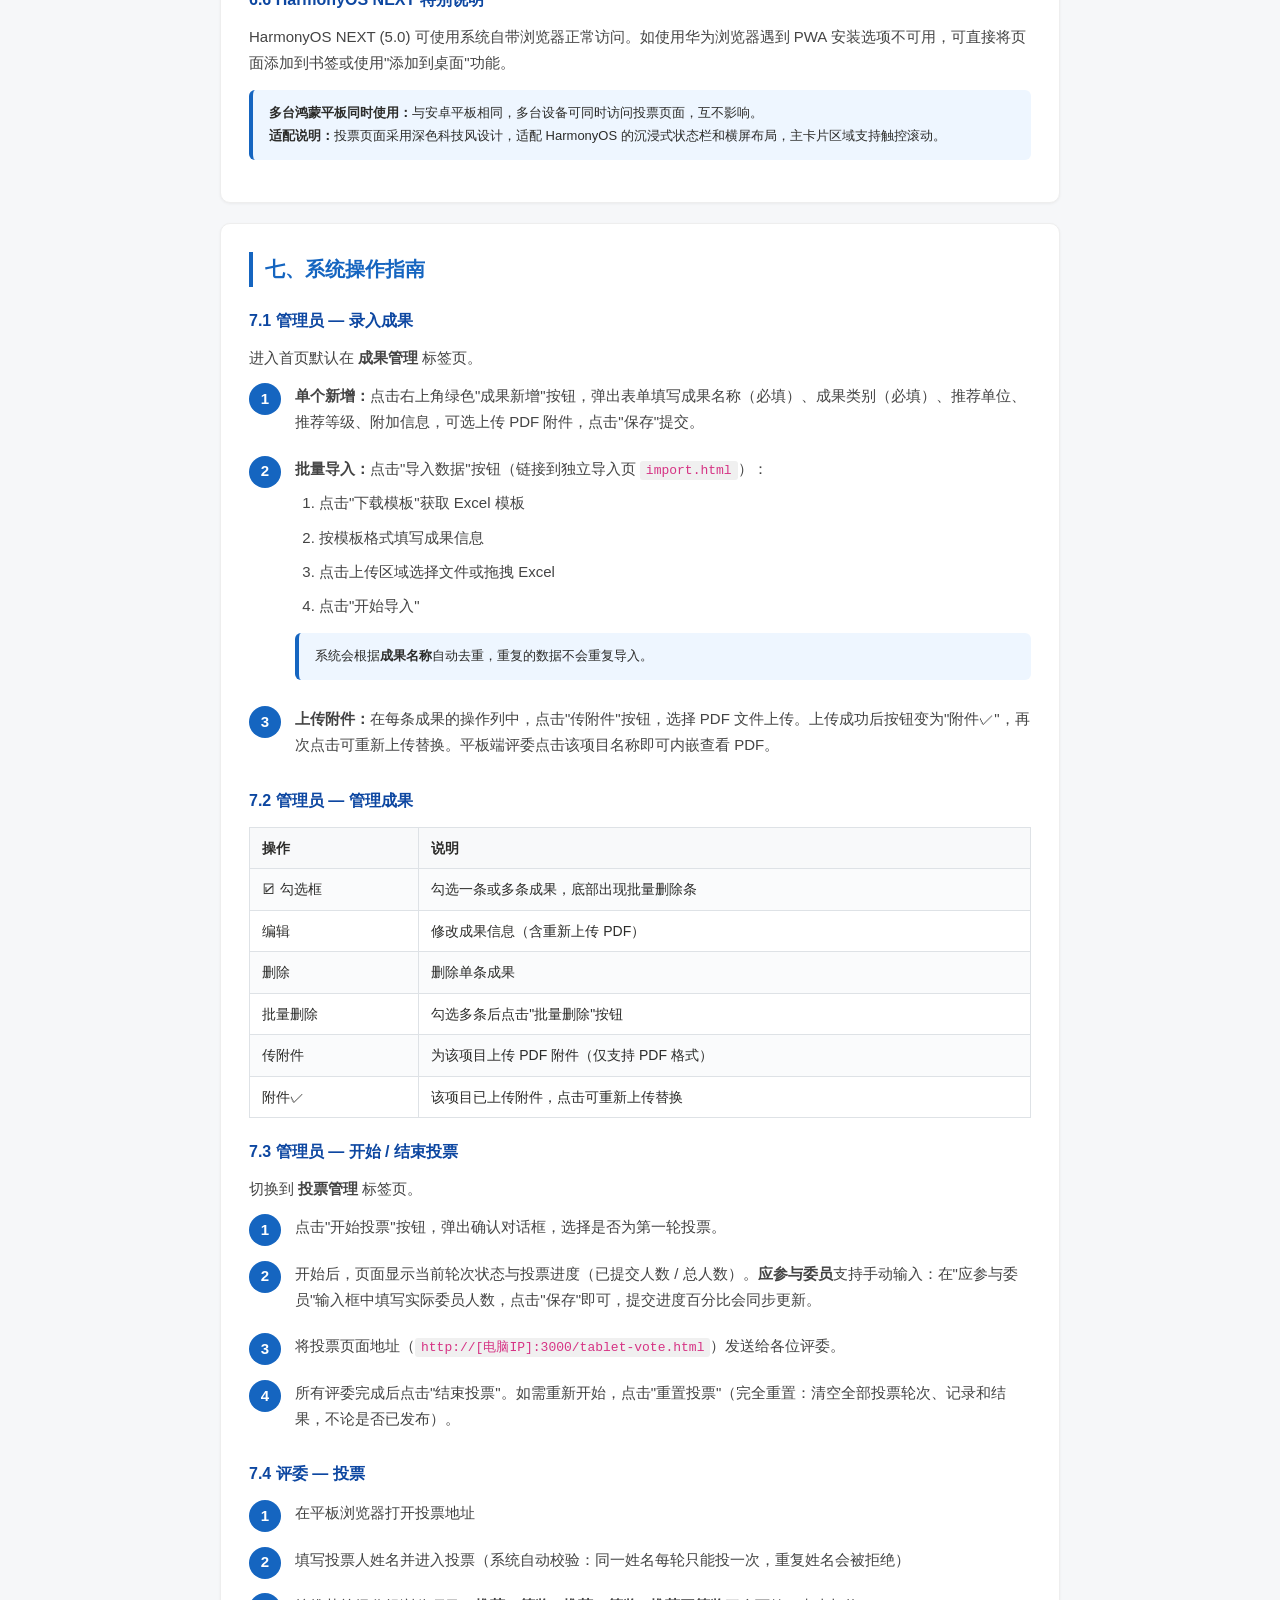
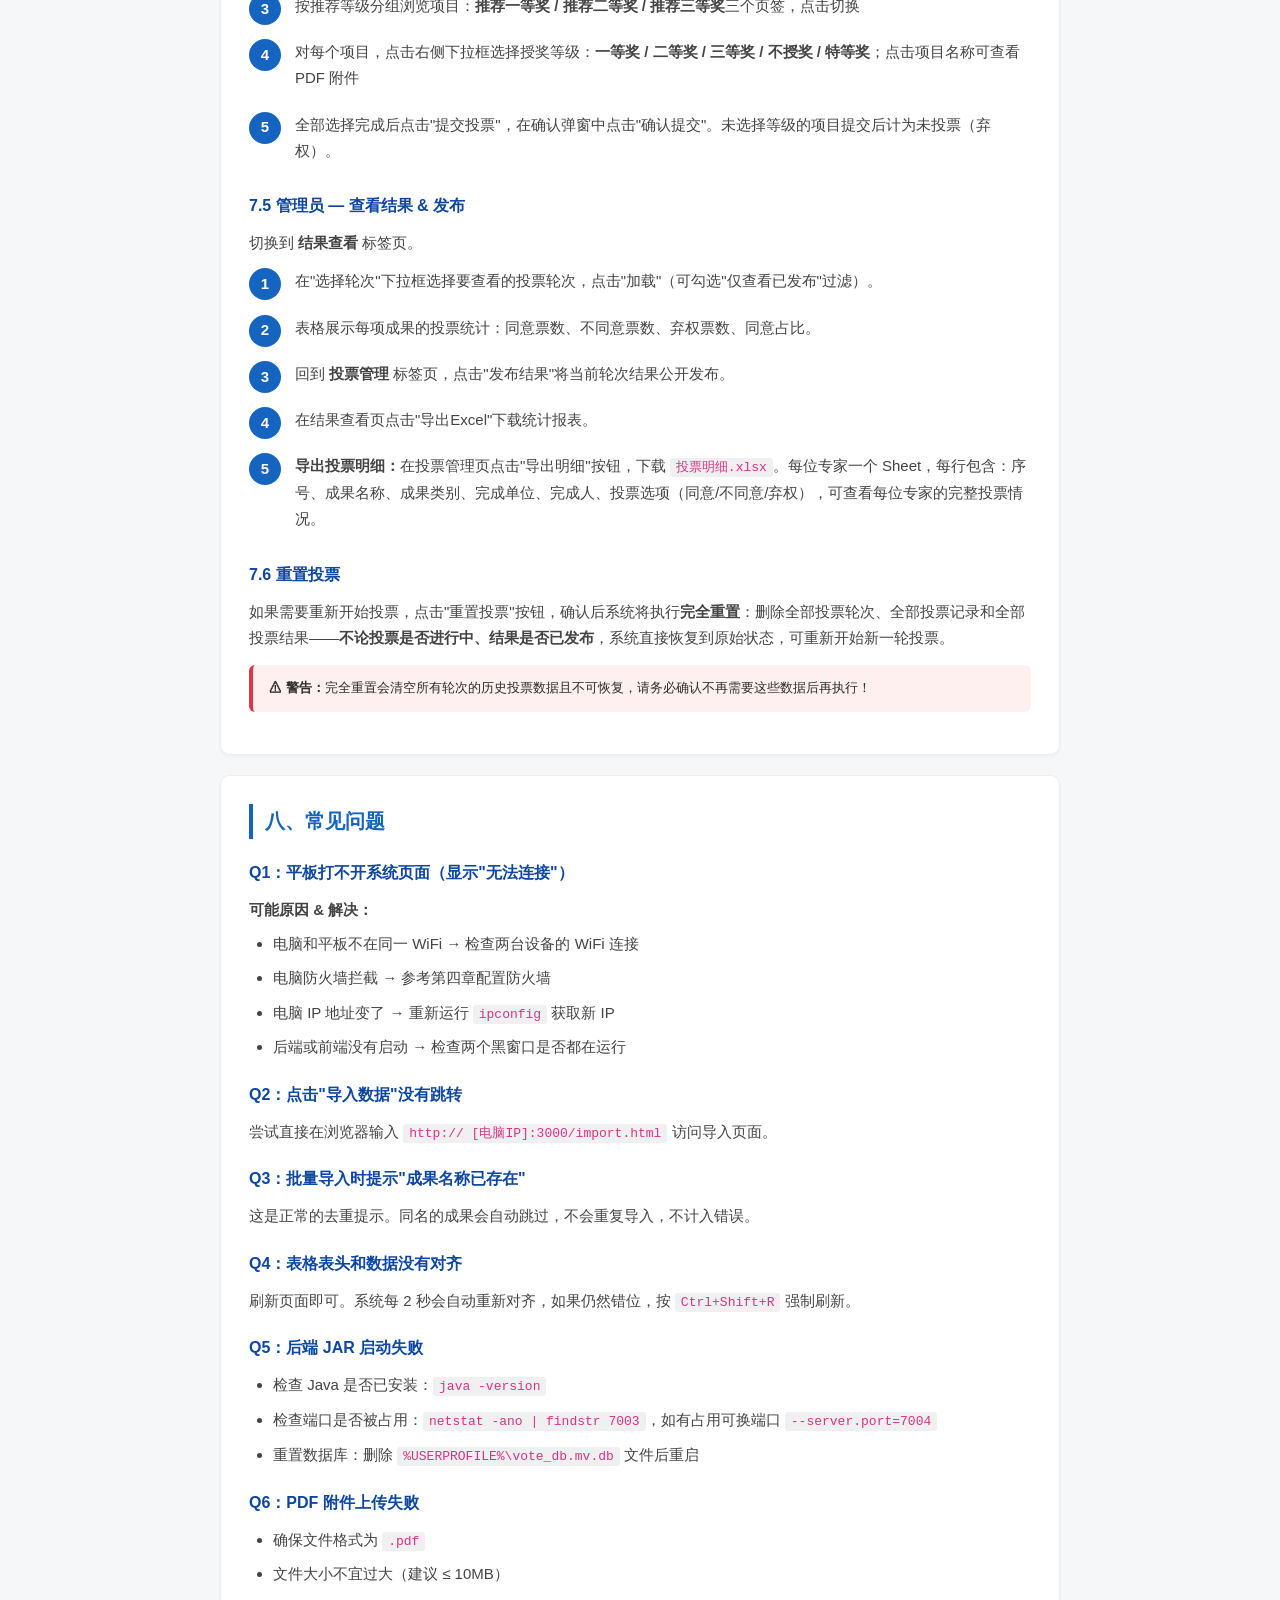
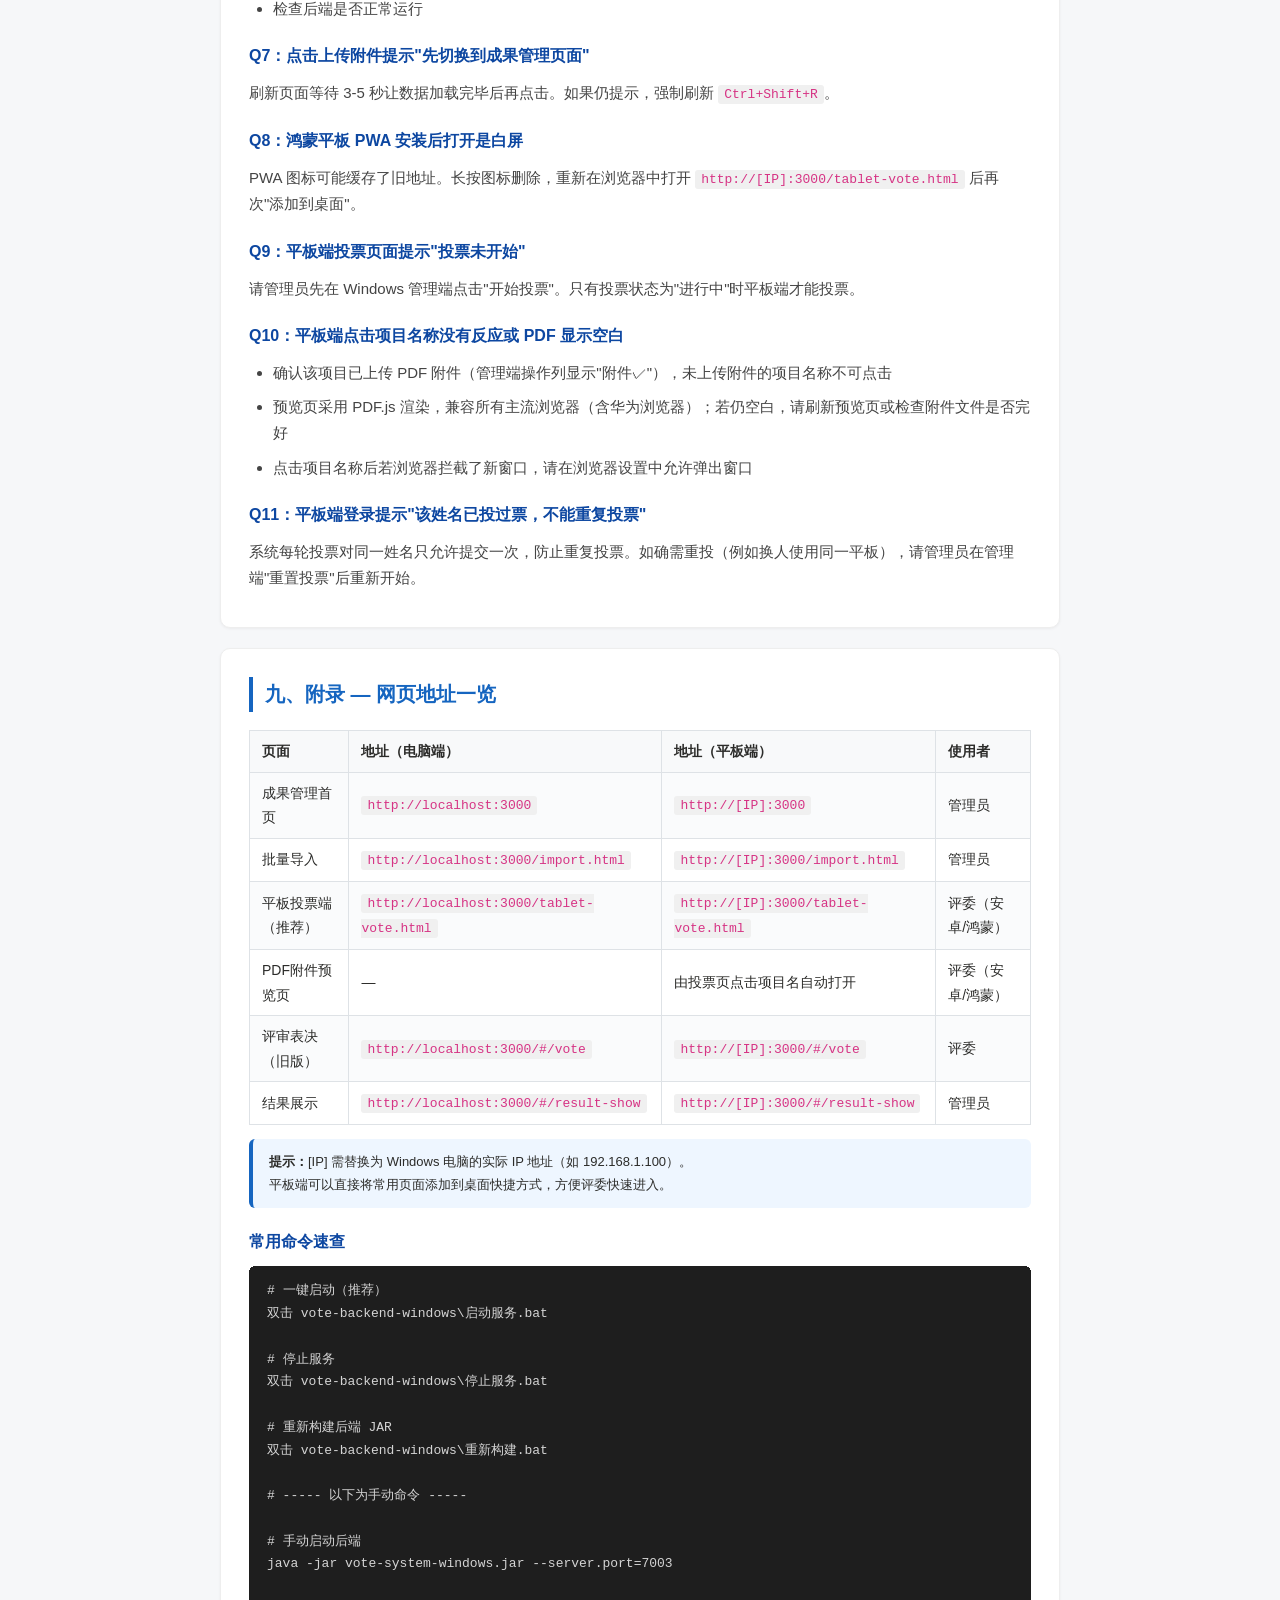
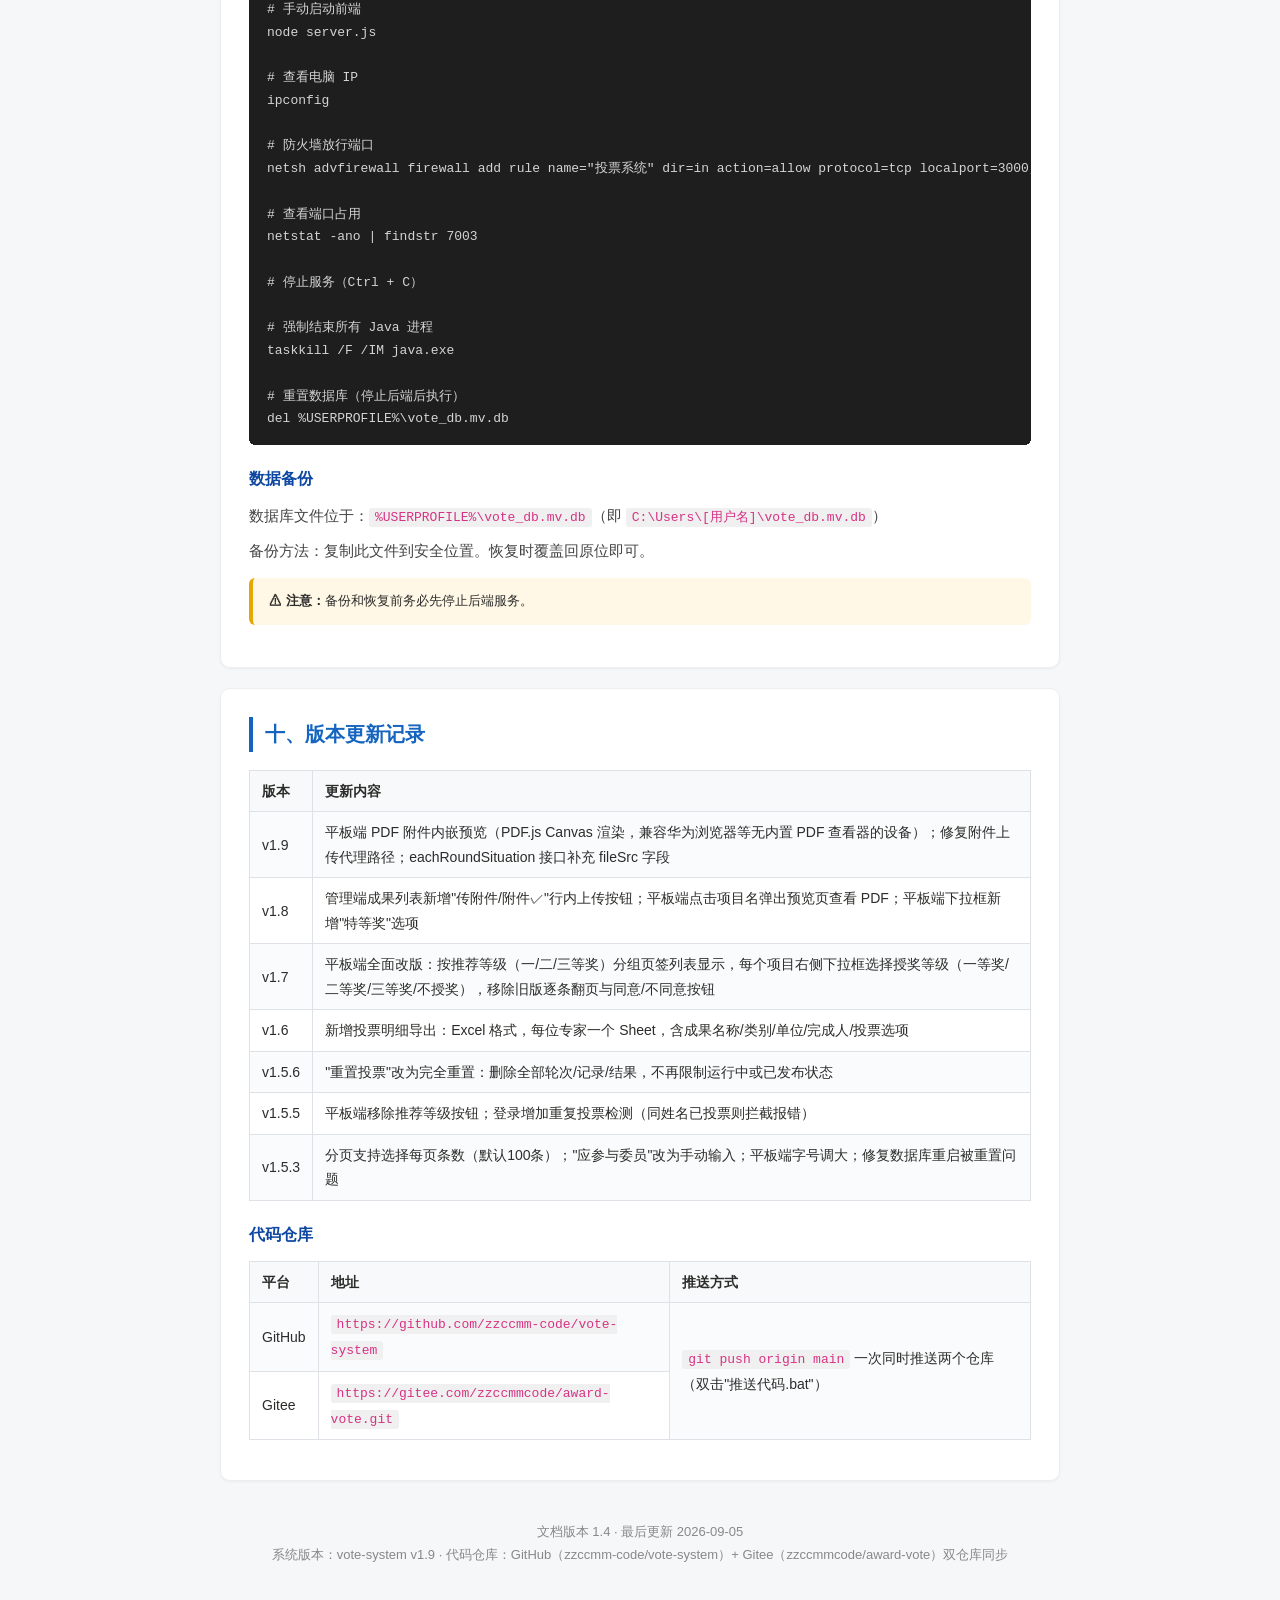
<file: 操作手册.html>
<!DOCTYPE html>
<html lang="zh-CN">
<head>
<meta charset="UTF-8">
<meta name="viewport" content="width=device-width,initial-scale=1.0">
<title>科技奖评审表决系统 · 操作手册</title>
<style>
  * { box-sizing:border-box; margin:0; padding:0; }
  body { font-family: -apple-system,"PingFang SC","Microsoft YaHei",sans-serif; font-size:15px; line-height:1.75; color:#2c2c2a; background:#f6f7f9; }
  .banner { background:linear-gradient(135deg,#0a1628 0%,#0d2137 40%,#0f2b4a 100%); color:#e3f2fd; padding:48px 0 40px; text-align:center; border-bottom:2px solid #1e88e5; }
  .banner h1 { font-size:26px; font-weight:600; margin-bottom:10px; letter-spacing:2px; text-shadow:0 0 20px rgba(30,136,229,0.4); }
  .banner p { font-size:14px; opacity:0.7; }
  .container { max-width:880px; margin:0 auto; padding:28px 20px 60px; }
  .card { background:#fff; border-radius:10px; padding:28px; margin-bottom:20px; box-shadow:0 1px 3px rgba(0,0,0,0.05); border:1px solid #eee; }
  .card h2 { font-size:20px; font-weight:600; margin-bottom:18px; color:#1565c0; border-left:4px solid #1565c0; padding-left:12px; }
  .card h3 { font-size:16px; font-weight:600; margin:20px 0 10px; color:#0d47a1; }
  .card p, .card li { margin-bottom:8px; color:#444; }
  .card ul, .card ol { padding-left:24px; margin-bottom:12px; }
  .card table { width:100%; border-collapse:collapse; margin:12px 0; font-size:14px; }
  .card th, .card td { border:1px solid #dee2e6; padding:8px 12px; text-align:left; }
  .card th { background:#f8f9fa; font-weight:600; }
  .card tr:nth-child(even) { background:#fafbfc; }
  .tip { background:#eef6ff; border-left:4px solid #1565c0; border-radius:6px; padding:12px 16px; margin:14px 0; font-size:13px; }
  .warn { background:#fff8e6; border-left:4px solid #e6a700; border-radius:6px; padding:12px 16px; margin:14px 0; font-size:13px; }
  .danger { background:#fff0f0; border-left:4px solid #dc3545; border-radius:6px; padding:12px 16px; margin:14px 0; font-size:13px; }
  code { background:#f0f0f0; padding:2px 6px; border-radius:3px; font-size:13px; color:#d63384; }
  pre { background:#1e1e1e; color:#d4d4d4; padding:14px 18px; border-radius:6px; font-size:13px; overflow-x:auto; margin:10px 0; }
  pre code { background:none; color:inherit; padding:0; }
  .img-placeholder { background:#f0f0f0; border:2px dashed #ccc; border-radius:8px; padding:40px; text-align:center; color:#888; margin:14px 0; }
  .step { display:flex; gap:14px; align-items:flex-start; margin:12px 0; }
  .step .num { width:32px; height:32px; border-radius:50%; background:#1565c0; color:#fff; font-size:15px; font-weight:700; display:flex; align-items:center; justify-content:center; flex-shrink:0; }
  .step .content { flex:1; }
  .toc a { color:#1565c0; text-decoration:none; }
  .toc a:hover { text-decoration:underline; }
  .toc li { margin:4px 0; }
  @media (max-width:600px) { .banner h1 { font-size:20px; } .card { padding:18px; } }
</style>
</head>
<body>

<div class="banner">
  <h1>国网四川省电力公司科技奖励评审系统</h1>
  <p>Windows 端 · 安卓平板端 部署与操作手册 v1.9</p>
</div>

<div class="container">

<!-- ===== 目录 ===== -->
<div class="card toc">
  <h2>📑 目录</h2>
  <ol>
    <li><a href="#ch1">系统简介</a></li>
    <li><a href="#ch2">Windows 端 — 环境准备</a></li>
    <li><a href="#ch3">Windows 端 — 启动系统</a></li>
    <li><a href="#ch4">Windows 端 — 配置防火墙</a></li>
    <li><a href="#ch5">安卓平板端 — 环境与配置</a></li>
    <li><a href="#ch6">鸿蒙平板端 — 环境与配置</a></li>
    <li><a href="#ch7">系统操作指南</a></li>
    <li><a href="#ch8">常见问题</a></li>
    <li><a href="#ch9">附录 — 地址一览 & 命令速查</a></li>
    <li><a href="#ch10">版本更新记录 & 代码仓库</a></li>
  </ol>
</div>

<!-- ===== 第1章 ===== -->
<div class="card">
  <h2 id="ch1">一、系统简介</h2>

  <h3>系统用途</h3>
  <p>本系统用于科技成果的评审表决，覆盖从成果录入到最终结果发布的完整流程。</p>

  <h3>核心功能</h3>
  <table>
    <tr><th>模块</th><th>功能</th><th>使用者</th></tr>
    <tr><td>成果管理</td><td>录入/编辑/删除成果、行内上传PDF附件、批量导入Excel</td><td>管理员</td></tr>
    <tr><td>评审表决</td><td>开始投票、结束投票、手动设置应参与委员数、完全重置投票</td><td>管理员</td></tr>
    <tr><td>投票页面</td><td>按推荐等级（一/二/三等奖）分组列表展示，每个项目下拉框选择授奖等级（一等奖/二等奖/三等奖/不授奖/特等奖），点击项目名内嵌查看PDF附件</td><td>评委委员</td></tr>
    <tr><td>结果展示</td><td>查看每轮得票统计、一键发布、导出统计Excel、导出投票明细（每位专家一个Sheet）</td><td>管理员</td></tr>
  </table>

  <h3>系统架构</h3>
  <p><strong>后端：</strong>Spring Boot 2.7 + H2 内嵌数据库 → 运行在 Windows 电脑上（端口 7003）</p>
  <p><strong>前端：</strong>原生 HTML/CSS/JavaScript 单页管理台（assets/js/admin.js）→ 通过 Node.js 静态服务器托管（端口 3000）。已彻底重写，不再依赖旧版 Vue 打包产物与注入脚本。</p>
  <p><strong>平板端：</strong>安卓 / 鸿蒙设备通过浏览器访问 Windows 电脑的 IP 地址，无需安装 App</p>

  <div class="tip"><strong>关键概念：</strong>Windows 电脑作为"服务器"，安卓平板作为"客户端"。平板连接同一 WiFi 后，在浏览器输入电脑 IP 即可使用。</div>

  <h3>成果数据字段</h3>
  <table>
    <tr><th>列名</th><th>说明</th><th>是否必填</th></tr>
    <tr><td>序号</td><td>自动编号</td><td>—</td></tr>
    <tr><td>成果类别</td><td>专利奖 / 科技进步奖 / 技术发明奖</td><td>✅</td></tr>
    <tr><td>成果名称</td><td>自定义文本（去重依据）</td><td>✅</td></tr>
    <tr><td>推荐单位(部门)</td><td>如"XX科技有限公司"</td><td>✕</td></tr>
    <tr><td>专家评审推荐</td><td>一等奖 / 二等奖 / 三等奖 / 不推荐</td><td>✕</td></tr>
    <tr><td>操作</td><td>编辑、删除、上传附件、查看附件</td><td>—</td></tr>
  </table>
</div>

<!-- ===== 第2章 ===== -->
<div class="card">
  <h2 id="ch2">二、Windows 端 — 环境准备</h2>

  <h3>2.1 设备要求</h3>
  <table>
    <tr><td>操作系统</td><td>Windows 10 / 11（64 位）</td></tr>
    <tr><td>内存</td><td>≥ 4 GB（推荐 8 GB）</td></tr>
    <tr><td>硬盘</td><td>≥ 1 GB 可用空间</td></tr>
    <tr><td>网络</td><td>需连接局域网（与平板同一 WiFi）</td></tr>
  </table>

  <h3>2.2 必需文件清单</h3>
  <table>
    <tr><th>文件/文件夹</th><th>说明</th></tr>
    <tr><td><code>vote-system-windows.jar</code></td><td>后端 JAR 包</td></tr>
    <tr><td>全部前端文件</td><td>index.html、server.js、options.js、*.js、*.css 等</td></tr>
    <tr><td><code>vote-backend-windows/</code></td><td>后端源码（仅开发需要）</td></tr>
  </table>

  <h3>2.3 需要安装的软件</h3>

  <div class="step">
    <div class="num">1</div>
    <div class="content">
      <strong>Java 17</strong>
      <p>下载地址（任选其一）：</p>
      <ul>
        <li>Microsoft OpenJDK 17：<code>https://learn.microsoft.com/zh-cn/java/openjdk/download</code></li>
        <li>Oracle JDK 17：<code>https://www.oracle.com/java/technologies/downloads/#java17</code></li>
        <li>Eclipse Temurin：<code>https://adoptium.net/download/</code></li>
      </ul>
      <p>推荐下载 <strong>MSI 安装包</strong>（文件名类似 microsoft-jdk-17.0.x-windows-x64.msi，约 170MB），双击安装。安装时在功能选择页面，确保 <strong>"Set JAVA_HOME variable"</strong> 和 <strong>"Add to PATH"</strong> 都设为"整个功能安装到本地硬盘"。</p>
      <p>安装完成后打开"命令提示符"输入 <code>java -version</code>，看到版本号（如 17.0.x）即表示成功。</p>
      <div class="tip"><strong>免安装版（ZIP）用户</strong>：下载解压到 <code>C:\jdk-17</code> 后需手动配置环境变量：右键"此电脑" → 属性 → 高级系统设置 → 环境变量 → 系统变量新建 <code>JAVA_HOME = C:\jdk-17</code>，再编辑 Path 新增 <code>%JAVA_HOME%\bin</code>，确定保存后重新打开命令提示符验证。</div>
    </div>
  </div>

  <div class="step">
    <div class="num">2</div>
    <div class="content">
      <strong>Node.js</strong>
      <p>下载地址：<code>https://nodejs.org/</code>，下载 LTS 版本安装。</p>
      <p>安装完成后打开"命令提示符"输入 <code>node -v</code>，看到版本号即表示成功。</p>
    </div>
  </div>

  <h3>2.4 设备设置调整</h3>
  <ul>
    <li><strong>关闭"按电源按钮时睡眠"：</strong>控制面板 → 电源选项 → 选择"从不"</li>
    <li><strong>关闭自动息屏：</strong>设置 → 系统 → 电源和电池 → 屏幕超时设为"从不"</li>
    <li><strong>连接局域网：</strong>确保电脑和平板连接同一 WiFi</li>
  </ul>

  <div class="warn"><strong>⚠ 重要：</strong>电脑不能在使用期间自动休眠或断网，否则平板端将无法访问系统。</div>
</div>

<!-- ===== 第3章 ===== -->
<div class="card">
  <h2 id="ch3">三、Windows 端 — 启动系统</h2>

  <div class="tip"><strong>推荐方式：</strong>使用一键启动脚本 <code>vote-backend-windows\启动服务.bat</code>，双击即可自动完成：环境检测 → 启动后端 → 启动前端 → 配置防火墙 → 打开网页。</div>

  <h3>3.1 方式一：一键启动（推荐）</h3>
  <p>进入 <code>vote-backend-windows</code> 文件夹，双击 <code>启动服务.bat</code>，等待 10-15 秒即可。</p>
  <p>脚本会自动：</p>
  <ol>
    <li>检测 Java 17 和 Node.js 环境</li>
    <li>清理旧服务进程</li>
    <li>先后启动后端（7003）和前端（3000）</li>
    <li>配置 Windows 防火墙放行端口</li>
    <li>获取本机 IP 地址</li>
    <li>自动打开浏览器访问 <code>http://localhost:3000</code></li>
  </ol>
  <p>启动成功后窗口显示本机和局域网平板访问地址。</p>

  <h3>3.2 方式二：手动启动命令行</h3>
  <p>在项目根目录打开 <strong>命令提示符</strong>（在文件夹空白处 Shift + 右键 → "在此处打开 PowerShell 窗口"）：</p>

  <p><strong>启动后端：</strong></p>
  <pre><code>java -jar vote-system-windows.jar --server.port=7003</code></pre>
  <p>看到 <code>Started VoteApplication</code> 即表示成功。</p>

  <p><strong>启动前端（另开窗口）：</strong></p>
  <pre><code>node server.js</code></pre>
  <p>看到 <code>Frontend: http://localhost:3000</code> 即表示成功。</p>

  <div class="warn"><strong>⚠ 不要关闭弹出的命令行窗口！</strong>关闭窗口服务即停止。</div>

  <h3>3.3 停止系统</h3>
  <p>双击 <code>vote-backend-windows\停止服务.bat</code>，自动停止后端和前端进程。</p>

  <h3>3.4 重新构建后端</h3>
  <p>修改 Java 源码后，双击 <code>vote-backend-windows\重新构建.bat</code> 自动完成：停止旧服务 → 清理 → Maven 构建 → 复制 JAR 到根目录。</p>

  <h3>3.5 验证系统运行</h3>
  <p>浏览器打开 <code>http://localhost:3000</code>，能看到：</p>
  <ul>
    <li>顶部深蓝色科技风标题栏：国网四川省电力公司科技奖励评审系统</li>
    <li>三个标签页：<b>成果管理</b> / <b>投票管理</b> / <b>结果查看</b></li>
    <li>成果管理页：搜索栏（成果类别、推荐等级、成果名称）+ 查询 / 重置 / 导入数据 / 成果新增 按钮 + 数据表格（含勾选框、序号、类别、名称、推荐单位、推荐等级、操作）</li>
  </ul>

  <h3>3.6 获取电脑 IP 地址</h3>
  <p>一键启动脚本会自动获取。手动方式：命令提示符输入 <code>ipconfig</code>，找"IPv4 地址"。</p>

  <h3>3.7 局域网访问配置（已自动化）</h3>
  <p>旧版需要手动修改 <code>options.js</code> 的 <code>_$base_url</code> 指向电脑 IP。新版前端已实现<strong>自动适配</strong>：所有请求走相对路径，由 Node.js 代理转发到后端，<strong>无需手动配置</strong>。平板直接访问 <code>http://[电脑IP]:3000</code> 即可。</p>

</div>

<!-- ===== 第4章 ===== -->
<div class="card">
  <h2 id="ch4">四、Windows 端 — 配置防火墙</h2>

  <p>如果平板无法访问电脑，通常是 Windows 防火墙拦截了。需放行端口 3000 和 7003。</p>

  <h3>方法一：命令行快速放行（推荐）</h3>
  <pre><code>netsh advfirewall firewall add rule name="投票系统3000" dir=in action=allow protocol=tcp localport=3000
netsh advfirewall firewall add rule name="投票系统7003" dir=in action=allow protocol=tcp localport=7003</code></pre>

  <h3>方法二：图形界面配置</h3>
  <ol>
    <li>打开"控制面板" → "Windows Defender 防火墙" → "高级设置"</li>
    <li>点击"入站规则" → "新建规则"</li>
    <li>选择"端口" → "TCP" → "特定本地端口"填入 <code>3000,7003</code></li>
    <li>"允许连接" → 全部勾选（域/专用/公用）→ 名称填写"投票系统"</li>
  </ol>

  <div class="tip">如果仍无法访问，可临时关闭 Windows 防火墙测试：设置 → 隐私和安全性 → Windows 安全中心 → 防火墙和网络保护 → 关闭防火墙（测试后记得重新开启）。</div>
</div>

<!-- ===== 第5章 ===== -->
<div class="card">
  <h2 id="ch5">五、安卓平板端 — 环境与配置</h2>

  <h3>5.1 设备要求</h3>
  <table>
    <tr><td>操作系统</td><td>Android 8.0 及以上</td></tr>
    <tr><td>屏幕尺寸</td><td>≥ 8 英寸（推荐 10 英寸及以上平板，横屏使用）</td></tr>
    <tr><td>浏览器</td><td>Chrome / Edge / 系统自带浏览器</td></tr>
    <tr><td>网络</td><td>需与 Windows 电脑连接同一 WiFi</td></tr>
  </table>

  <h3>5.2 软件准备</h3>
  <ol>
    <li><strong>推荐安装 Chrome 浏览器：</strong>应用商店搜索"Google Chrome"安装</li>
    <li><strong>PDF 阅读器：</strong>用于查看成果附件（可选，推荐 WPS Office）</li>
  </ol>

  <h3>5.3 平板网络设置</h3>
  <ul>
    <li>"设置" → "WLAN"，连接与 Windows 电脑同一 WiFi</li>
    <li>关闭蓝牙和移动数据以省电</li>
    <li>建议开启"保持 WLAN 在睡眠状态下开启"</li>
  </ul>

  <h3>5.4 访问系统</h3>
  <p>打开 Chrome 浏览器，输入：</p>
  <pre><code>http://192.168.1.100:3000/tablet-vote.html</code></pre>
  <p>（将 IP 替换为实际电脑 IP）</p>

  <h3>5.5 创建桌面快捷方式</h3>
  <div class="step"><div class="num">1</div><div class="content"><p>打开系统页面后，点击右上角"⋮"菜单</p></div></div>
  <div class="step"><div class="num">2</div><div class="content"><p>选择"添加到主屏幕"</p></div></div>
  <div class="step"><div class="num">3</div><div class="content"><p>命名为"评审表决"，点击添加</p></div></div>
  <div class="step"><div class="num">4</div><div class="content"><p>点击桌面图标即可全屏进入投票</p></div></div>

  <div class="tip">支持同时多台平板访问，互不影响。</div>
</div>

<!-- ===== 第6章 鸿蒙平板 ===== -->
<div class="card">
  <h2 id="ch6">六、鸿蒙平板端 — 环境与配置</h2>

  <div class="tip"><strong>本系统为鸿蒙平板提供了专用投票页面 <code>tablet-vote.html</code></strong>，无需安装 App，通过浏览器即可使用。支持 PWA 安装到桌面，获得类原生应用体验。</div>

  <h3>6.1 设备要求</h3>
  <table>
    <tr><td>操作系统</td><td>HarmonyOS 3.0 及以上</td></tr>
    <tr><td>屏幕尺寸</td><td>≥ 10 英寸平板（横屏使用，推荐 MatePad 系列）</td></tr>
    <tr><td>浏览器</td><td>系统自带浏览器 / 华为浏览器 / Chrome</td></tr>
    <tr><td>网络</td><td>需与 Windows 电脑连接同一 WiFi</td></tr>
  </table>

  <h3>6.2 软件准备</h3>
  <ol>
    <li><strong>无需额外安装软件：</strong>使用平板自带的"浏览器"或"华为浏览器"即可</li>
    <li><strong>PDF 阅读：</strong>HarmonyOS 系统内置 PDF 能力，点击附件链接自动打开</li>
  </ol>

  <h3>6.3 访问投票页面</h3>
  <p>打开浏览器，在地址栏输入投票专用地址：</p>
  <pre><code>http://192.168.1.100:3000/tablet-vote.html</code></pre>
  <p>将 <code>192.168.1.100</code> 替换为实际电脑 IP 地址。</p>

  <h3>6.4 安装到桌面（PWA）</h3>
  <p>投票页面支持 PWA 渐进式安装，添加到桌面后可以像原生 App 一样使用（全屏、无浏览器边框）。</p>

  <div class="step">
    <div class="num">1</div>
    <div class="content">
      <p>在华为浏览器中打开 <code>http://[IP]:3000/tablet-vote.html</code></p>
    </div>
  </div>
  <div class="step">
    <div class="num">2</div>
    <div class="content">
      <p>点击浏览器底部工具栏的"⋮"或"更多"按钮</p>
    </div>
  </div>
  <div class="step">
    <div class="num">3</div>
    <div class="content">
      <p>选择"添加到桌面"（HarmonyOS 3/4）或"添加至桌面"（HarmonyOS NEXT）</p>
    </div>
  </div>
  <div class="step">
    <div class="num">4</div>
    <div class="content">
      <p>输入名称"评审表决"，点击"添加"</p>
    </div>
  </div>
  <div class="step">
    <div class="num">5</div>
    <div class="content">
      <p>桌面出现图标后，点击图标即可进入全屏投票模式</p>
    </div>
  </div>

  <h3>6.5 投票操作说明</h3>
  <p>鸿蒙平板投票页面专为大屏触控优化，采用<strong>分组列表 + 下拉选等级</strong>模式：</p>
  <table>
    <tr><th>操作</th><th>方式</th></tr>
    <tr><td>进入投票</td><td>输入姓名 → 点击"进入投票"（若该姓名已投过票，会提示"该姓名已投过票，不能重复投票"）</td></tr>
    <tr><td>切换分组</td><td>点击顶部页签：<strong>推荐一等奖 / 推荐二等奖 / 推荐三等奖</strong>（页签上显示该组项目数量）</td></tr>
    <tr><td>查看项目附件</td><td>点击项目名称（蓝色带 📄 图标），弹出预览页直接查看 PDF，支持翻页和缩放</td></tr>
    <tr><td>选择授奖等级</td><td>点击项目右侧下拉框，选择：<strong>一等奖 / 二等奖 / 三等奖 / 不授奖 / 特等奖</strong></td></tr>
    <tr><td>查看进度</td><td>顶部进度条实时显示已选等级的项目数 / 总项目数</td></tr>
    <tr><td>投票总览</td><td>点击底部"投票总览"查看全部项目的选择情况</td></tr>
    <tr><td>提交投票</td><td>确认所有选择后，点击底部绿色"提交投票"按钮，弹出确认框</td></tr>
  </table>

  <div class="tip">
    <p><strong>授奖等级规则：</strong>每个项目由专家通过下拉框选择最终授奖等级。选择后下拉框高亮显示；修改前可重新打开下拉框更换选项。</p>
    <p><strong>未投票规则：</strong>提交投票时，凡是<strong>未选择授奖等级的项目，将自动计为"未投票"（弃权）</strong>。确认弹窗会提示剩余未选择的项目数量。</p>
    <p><strong>附件预览：</strong>只有管理员上传了 PDF 附件的项目，名称才会变为蓝色可点击链接；未上传附件的项目名称为普通样式。</p>
  </div>

  <h3>6.6 HarmonyOS NEXT 特别说明</h3>
  <p>HarmonyOS NEXT (5.0) 可使用系统自带浏览器正常访问。如使用华为浏览器遇到 PWA 安装选项不可用，可直接将页面添加到书签或使用"添加到桌面"功能。</p>

  <div class="tip">
    <strong>多台鸿蒙平板同时使用：</strong>与安卓平板相同，多台设备可同时访问投票页面，互不影响。<br>
    <strong>适配说明：</strong>投票页面采用深色科技风设计，适配 HarmonyOS 的沉浸式状态栏和横屏布局，主卡片区域支持触控滚动。
  </div>
</div>

<!-- ===== 第7章 ===== -->
<div class="card">
  <h2 id="ch7">七、系统操作指南</h2>

  <h3>7.1 管理员 — 录入成果</h3>
  <p>进入首页默认在 <b>成果管理</b> 标签页。</p>

  <div class="step">
    <div class="num">1</div>
    <div class="content">
      <p><strong>单个新增：</strong>点击右上角绿色"成果新增"按钮，弹出表单填写成果名称（必填）、成果类别（必填）、推荐单位、推荐等级、附加信息，可选上传 PDF 附件，点击"保存"提交。</p>
    </div>
  </div>
  <div class="step">
    <div class="num">2</div>
    <div class="content">
      <p><strong>批量导入：</strong>点击"导入数据"按钮（链接到独立导入页 <code>import.html</code>）：</p>
      <ol>
        <li>点击"下载模板"获取 Excel 模板</li>
        <li>按模板格式填写成果信息</li>
        <li>点击上传区域选择文件或拖拽 Excel</li>
        <li>点击"开始导入"</li>
      </ol>
      <div class="tip">系统会根据<b>成果名称</b>自动去重，重复的数据不会重复导入。</div>
    </div>
  </div>
  <div class="step">
    <div class="num">3</div>
    <div class="content">
      <p><strong>上传附件：</strong>在每条成果的操作列中，点击"传附件"按钮，选择 PDF 文件上传。上传成功后按钮变为"附件✓"，再次点击可重新上传替换。平板端评委点击该项目名称即可内嵌查看 PDF。</p>
    </div>
  </div>

  <h3>7.2 管理员 — 管理成果</h3>
  <table>
    <tr><th>操作</th><th>说明</th></tr>
    <tr><td>☑ 勾选框</td><td>勾选一条或多条成果，底部出现批量删除条</td></tr>
    <tr><td>编辑</td><td>修改成果信息（含重新上传 PDF）</td></tr>
    <tr><td>删除</td><td>删除单条成果</td></tr>
    <tr><td>批量删除</td><td>勾选多条后点击"批量删除"按钮</td></tr>
    <tr><td>传附件</td><td>为该项目上传 PDF 附件（仅支持 PDF 格式）</td></tr>
    <tr><td>附件✓</td><td>该项目已上传附件，点击可重新上传替换</td></tr>
  </table>

  <h3>7.3 管理员 — 开始 / 结束投票</h3>
  <p>切换到 <b>投票管理</b> 标签页。</p>
  <div class="step">
    <div class="num">1</div>
    <div class="content"><p>点击"开始投票"按钮，弹出确认对话框，选择是否为第一轮投票。</p></div>
  </div>
  <div class="step">
    <div class="num">2</div>
    <div class="content"><p>开始后，页面显示当前轮次状态与投票进度（已提交人数 / 总人数）。<strong>应参与委员</strong>支持手动输入：在"应参与委员"输入框中填写实际委员人数，点击"保存"即可，提交进度百分比会同步更新。</p></div>
  </div>
  <div class="step">
    <div class="num">3</div>
    <div class="content"><p>将投票页面地址（<code>http://[电脑IP]:3000/tablet-vote.html</code>）发送给各位评委。</p></div>
  </div>
  <div class="step">
    <div class="num">4</div>
    <div class="content"><p>所有评委完成后点击"结束投票"。如需重新开始，点击"重置投票"（完全重置：清空全部投票轮次、记录和结果，不论是否已发布）。</p></div>
  </div>

  <h3>7.4 评委 — 投票</h3>
  <div class="step">
    <div class="num">1</div>
    <div class="content"><p>在平板浏览器打开投票地址</p></div>
  </div>
  <div class="step">
    <div class="num">2</div>
    <div class="content"><p>填写投票人姓名并进入投票（系统自动校验：同一姓名每轮只能投一次，重复姓名会被拒绝）</p></div>
  </div>
  <div class="step">
    <div class="num">3</div>
    <div class="content"><p>按推荐等级分组浏览项目：<strong>推荐一等奖 / 推荐二等奖 / 推荐三等奖</strong>三个页签，点击切换</p></div>
  </div>
  <div class="step">
    <div class="num">4</div>
    <div class="content"><p>对每个项目，点击右侧下拉框选择授奖等级：<strong>一等奖 / 二等奖 / 三等奖 / 不授奖 / 特等奖</strong>；点击项目名称可查看 PDF 附件</p></div>
  </div>
  <div class="step">
    <div class="num">5</div>
    <div class="content"><p>全部选择完成后点击"提交投票"，在确认弹窗中点击"确认提交"。未选择等级的项目提交后计为未投票（弃权）。</p></div>
  </div>

  <h3>7.5 管理员 — 查看结果 & 发布</h3>
  <p>切换到 <b>结果查看</b> 标签页。</p>
  <div class="step">
    <div class="num">1</div>
    <div class="content"><p>在"选择轮次"下拉框选择要查看的投票轮次，点击"加载"（可勾选"仅查看已发布"过滤）。</p></div>
  </div>
  <div class="step">
    <div class="num">2</div>
    <div class="content"><p>表格展示每项成果的投票统计：同意票数、不同意票数、弃权票数、同意占比。</p></div>
  </div>
  <div class="step">
    <div class="num">3</div>
    <div class="content"><p>回到 <b>投票管理</b> 标签页，点击"发布结果"将当前轮次结果公开发布。</p></div>
  </div>
  <div class="step">
    <div class="num">4</div>
    <div class="content"><p>在结果查看页点击"导出Excel"下载统计报表。</p></div>
  </div>
  <div class="step">
    <div class="num">5</div>
    <div class="content"><p><strong>导出投票明细：</strong>在投票管理页点击"导出明细"按钮，下载 <code>投票明细.xlsx</code>。每位专家一个 Sheet，每行包含：序号、成果名称、成果类别、完成单位、完成人、投票选项（同意/不同意/弃权），可查看每位专家的完整投票情况。</p></div>
  </div>

  <h3>7.6 重置投票</h3>
  <p>如果需要重新开始投票，点击"重置投票"按钮，确认后系统将执行<strong>完全重置</strong>：删除全部投票轮次、全部投票记录和全部投票结果——<strong>不论投票是否进行中、结果是否已发布</strong>，系统直接恢复到原始状态，可重新开始新一轮投票。</p>
  <div class="danger"><strong>⚠ 警告：</strong>完全重置会清空所有轮次的历史投票数据且不可恢复，请务必确认不再需要这些数据后再执行！</div>
</div>

<!-- ===== 第8章 ===== -->
<div class="card">
  <h2 id="ch8">八、常见问题</h2>

  <h3>Q1：平板打不开系统页面（显示"无法连接"）</h3>
  <p><strong>可能原因 & 解决：</strong></p>
  <ul>
    <li>电脑和平板不在同一 WiFi → 检查两台设备的 WiFi 连接</li>
    <li>电脑防火墙拦截 → 参考第四章配置防火墙</li>
    <li>电脑 IP 地址变了 → 重新运行 <code>ipconfig</code> 获取新 IP</li>
    <li>后端或前端没有启动 → 检查两个黑窗口是否都在运行</li>
  </ul>

  <h3>Q2：点击"导入数据"没有跳转</h3>
  <p>尝试直接在浏览器输入 <code>http:// [电脑IP]:3000/import.html</code> 访问导入页面。</p>

  <h3>Q3：批量导入时提示"成果名称已存在"</h3>
  <p>这是正常的去重提示。同名的成果会自动跳过，不会重复导入，不计入错误。</p>

  <h3>Q4：表格表头和数据没有对齐</h3>
  <p>刷新页面即可。系统每 2 秒会自动重新对齐，如果仍然错位，按 <code>Ctrl+Shift+R</code> 强制刷新。</p>

  <h3>Q5：后端 JAR 启动失败</h3>
  <ul>
    <li>检查 Java 是否已安装：<code>java -version</code></li>
    <li>检查端口是否被占用：<code>netstat -ano | findstr 7003</code>，如有占用可换端口 <code>--server.port=7004</code></li>
    <li>重置数据库：删除 <code>%USERPROFILE%\vote_db.mv.db</code> 文件后重启</li>
  </ul>

  <h3>Q6：PDF 附件上传失败</h3>
  <ul>
    <li>确保文件格式为 <code>.pdf</code></li>
    <li>文件大小不宜过大（建议 ≤ 10MB）</li>
    <li>检查后端是否正常运行</li>
  </ul>

  <h3>Q7：点击上传附件提示"先切换到成果管理页面"</h3>
  <p>刷新页面等待 3-5 秒让数据加载完毕后再点击。如果仍提示，强制刷新 <code>Ctrl+Shift+R</code>。</p>

  <h3>Q8：鸿蒙平板 PWA 安装后打开是白屏</h3>
  <p>PWA 图标可能缓存了旧地址。长按图标删除，重新在浏览器中打开 <code>http://[IP]:3000/tablet-vote.html</code> 后再次"添加到桌面"。</p>

  <h3>Q9：平板端投票页面提示"投票未开始"</h3>
  <p>请管理员先在 Windows 管理端点击"开始投票"。只有投票状态为"进行中"时平板端才能投票。</p>

  <h3>Q10：平板端点击项目名称没有反应或 PDF 显示空白</h3>
  <ul>
    <li>确认该项目已上传 PDF 附件（管理端操作列显示"附件✓"），未上传附件的项目名称不可点击</li>
    <li>预览页采用 PDF.js 渲染，兼容所有主流浏览器（含华为浏览器）；若仍空白，请刷新预览页或检查附件文件是否完好</li>
    <li>点击项目名称后若浏览器拦截了新窗口，请在浏览器设置中允许弹出窗口</li>
  </ul>

  <h3>Q11：平板端登录提示"该姓名已投过票，不能重复投票"</h3>
  <p>系统每轮投票对同一姓名只允许提交一次，防止重复投票。如确需重投（例如换人使用同一平板），请管理员在管理端"重置投票"后重新开始。</p>
</div>

<!-- ===== 第9章 ===== -->
<div class="card">
  <h2 id="ch9">九、附录 — 网页地址一览</h2>

  <table>
    <tr><th>页面</th><th>地址（电脑端）</th><th>地址（平板端）</th><th>使用者</th></tr>
    <tr><td>成果管理首页</td><td><code>http://localhost:3000</code></td><td><code>http://[IP]:3000</code></td><td>管理员</td></tr>
    <tr><td>批量导入</td><td><code>http://localhost:3000/import.html</code></td><td><code>http://[IP]:3000/import.html</code></td><td>管理员</td></tr>
    <tr><td>平板投票端（推荐）</td><td><code>http://localhost:3000/tablet-vote.html</code></td><td><code>http://[IP]:3000/tablet-vote.html</code></td><td>评委（安卓/鸿蒙）</td></tr>
    <tr><td>PDF附件预览页</td><td>—</td><td>由投票页点击项目名自动打开</td><td>评委（安卓/鸿蒙）</td></tr>
    <tr><td>评审表决（旧版）</td><td><code>http://localhost:3000/#/vote</code></td><td><code>http://[IP]:3000/#/vote</code></td><td>评委</td></tr>
    <tr><td>结果展示</td><td><code>http://localhost:3000/#/result-show</code></td><td><code>http://[IP]:3000/#/result-show</code></td><td>管理员</td></tr>
  </table>

  <div class="tip">
    <strong>提示：</strong>[IP] 需替换为 Windows 电脑的实际 IP 地址（如 192.168.1.100）。<br>
    平板端可以直接将常用页面添加到桌面快捷方式，方便评委快速进入。
  </div>

  <h3>常用命令速查</h3>
  <pre><code># 一键启动（推荐）
双击 vote-backend-windows\启动服务.bat

# 停止服务
双击 vote-backend-windows\停止服务.bat

# 重新构建后端 JAR
双击 vote-backend-windows\重新构建.bat

# ----- 以下为手动命令 -----

# 手动启动后端
java -jar vote-system-windows.jar --server.port=7003

# 手动启动前端
node server.js

# 查看电脑 IP
ipconfig

# 防火墙放行端口
netsh advfirewall firewall add rule name="投票系统" dir=in action=allow protocol=tcp localport=3000,7003

# 查看端口占用
netstat -ano | findstr 7003

# 停止服务（Ctrl + C）

# 强制结束所有 Java 进程
taskkill /F /IM java.exe

# 重置数据库（停止后端后执行）
del %USERPROFILE%\vote_db.mv.db</code></pre>

  <h3>数据备份</h3>
  <p>数据库文件位于：<code>%USERPROFILE%\vote_db.mv.db</code>（即 <code>C:\Users\[用户名]\vote_db.mv.db</code>）</p>
  <p>备份方法：复制此文件到安全位置。恢复时覆盖回原位即可。</p>
  <div class="warn"><strong>⚠ 注意：</strong>备份和恢复前务必先停止后端服务。</div>
</div>

<!-- ===== 版本更新记录 ===== -->
<div class="card">
  <h2 id="ch10">十、版本更新记录</h2>
  <table>
    <tr><th>版本</th><th>更新内容</th></tr>
    <tr><td>v1.9</td><td>平板端 PDF 附件内嵌预览（PDF.js Canvas 渲染，兼容华为浏览器等无内置 PDF 查看器的设备）；修复附件上传代理路径；eachRoundSituation 接口补充 fileSrc 字段</td></tr>
    <tr><td>v1.8</td><td>管理端成果列表新增"传附件/附件✓"行内上传按钮；平板端点击项目名弹出预览页查看 PDF；平板端下拉框新增"特等奖"选项</td></tr>
    <tr><td>v1.7</td><td>平板端全面改版：按推荐等级（一/二/三等奖）分组页签列表显示，每个项目右侧下拉框选择授奖等级（一等奖/二等奖/三等奖/不授奖），移除旧版逐条翻页与同意/不同意按钮</td></tr>
    <tr><td>v1.6</td><td>新增投票明细导出：Excel 格式，每位专家一个 Sheet，含成果名称/类别/单位/完成人/投票选项</td></tr>
    <tr><td>v1.5.6</td><td>"重置投票"改为完全重置：删除全部轮次/记录/结果，不再限制运行中或已发布状态</td></tr>
    <tr><td>v1.5.5</td><td>平板端移除推荐等级按钮；登录增加重复投票检测（同姓名已投票则拦截报错）</td></tr>
    <tr><td>v1.5.3</td><td>分页支持选择每页条数（默认100条）；"应参与委员"改为手动输入；平板端字号调大；修复数据库重启被重置问题</td></tr>
  </table>

  <h3>代码仓库</h3>
  <table>
    <tr><th>平台</th><th>地址</th><th>推送方式</th></tr>
    <tr><td>GitHub</td><td><code>https://github.com/zzccmm-code/vote-system</code></td><td rowspan="2"><code>git push origin main</code> 一次同时推送两个仓库（双击"推送代码.bat"）</td></tr>
    <tr><td>Gitee</td><td><code>https://gitee.com/zzccmmcode/award-vote.git</code></td></tr>
  </table>
</div>

<div style="text-align:center;color:#888;font-size:13px;padding:20px 0;">
  文档版本 1.4 · 最后更新 2026-09-05<br>
  系统版本：vote-system v1.9 · 代码仓库：GitHub（zzccmm-code/vote-system）+ Gitee（zzccmmcode/award-vote）双仓库同步
</div>

</div>
</body>
</html>
</file>
